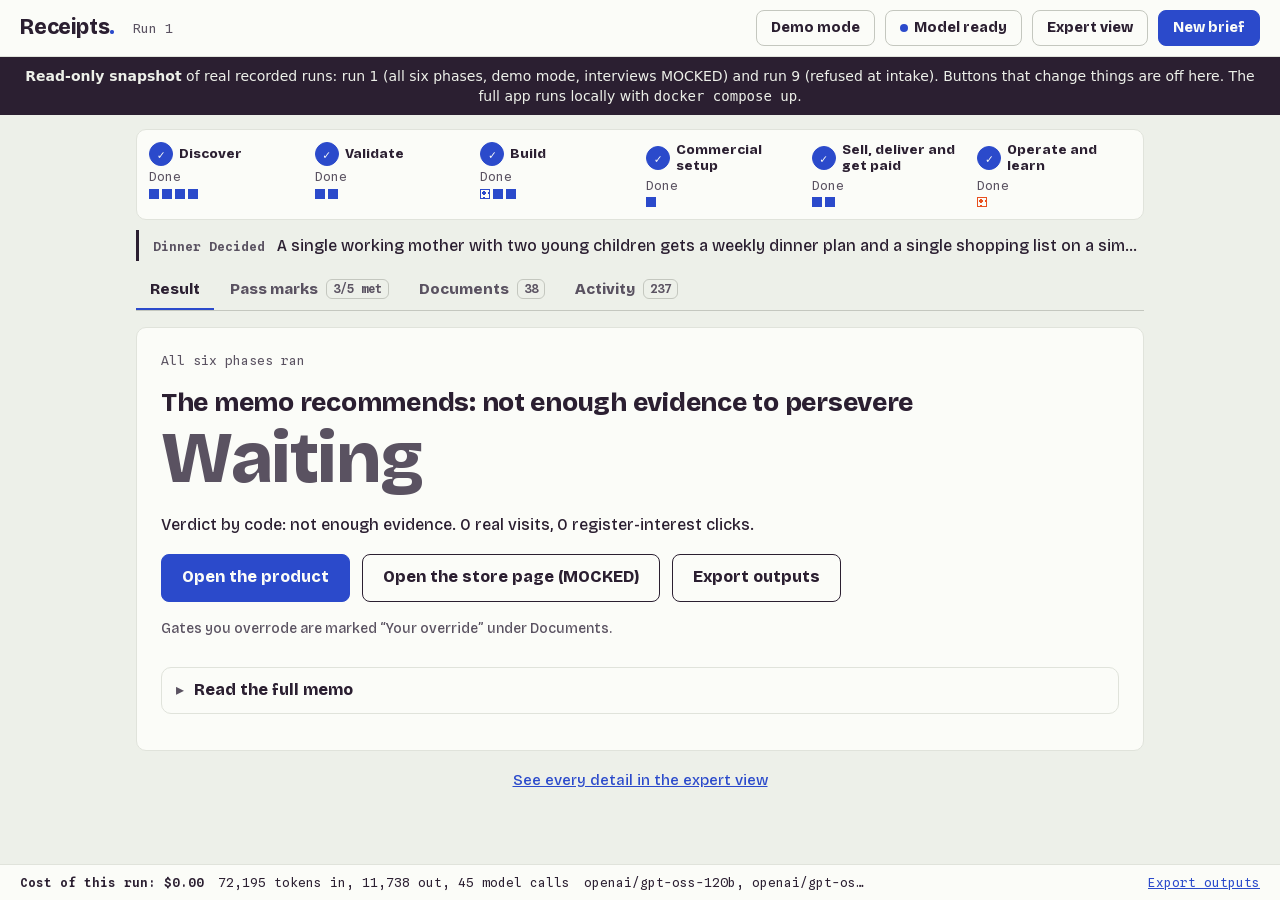
<file: index.html>
<!doctype html>
<html lang="en">
<head>
  <meta charset="utf-8">
  <meta name="viewport" content="width=device-width, initial-scale=1">
  <title>Receipts</title>
  <link rel="stylesheet" href="static/app.css">
  <link rel="icon" href="data:image/svg+xml,%3Csvg xmlns='http://www.w3.org/2000/svg' viewBox='0 0 32 32'%3E%3Cpath d='M6 3h20v26l-3-2-3 2-4-2-4 2-3-2-3 2z' fill='%23191814'/%3E%3Cpath d='M10 10h12M10 15h12M10 20h7' stroke='%23f4f1ea' stroke-width='2'/%3E%3C/svg%3E">
</head>
<body>
  <header class="topbar">
    <a class="wordmark" href="#" data-home>Receipts<span class="tick">.</span></a>
    <div class="topbar-mid" id="topbar-mid"></div>
    <div class="topbar-right" id="topbar-right"></div>
  </header>
  <div style="background:#2B1F31;color:#EDF0E9;font:14px/1.45 system-ui,sans-serif;padding:9px 16px;text-align:center"><b>Read-only snapshot</b> of real recorded runs: run 1 (all six phases, demo mode, interviews MOCKED) and run 9 (refused at intake). Buttons that change things are off here. The full app runs locally with <code>docker compose up</code>.</div>
  <div id="banner"></div>
  <main id="app"></main>
  <div id="toast" class="toast" hidden></div>
  <script src="static/snapshot.js"></script>
  <script src="static/simple.js"></script>
  <script src="static/parts.js"></script>
  <script src="static/app.js"></script>
  <script src="static/demo.js"></script>
</body>
</html>
</file>
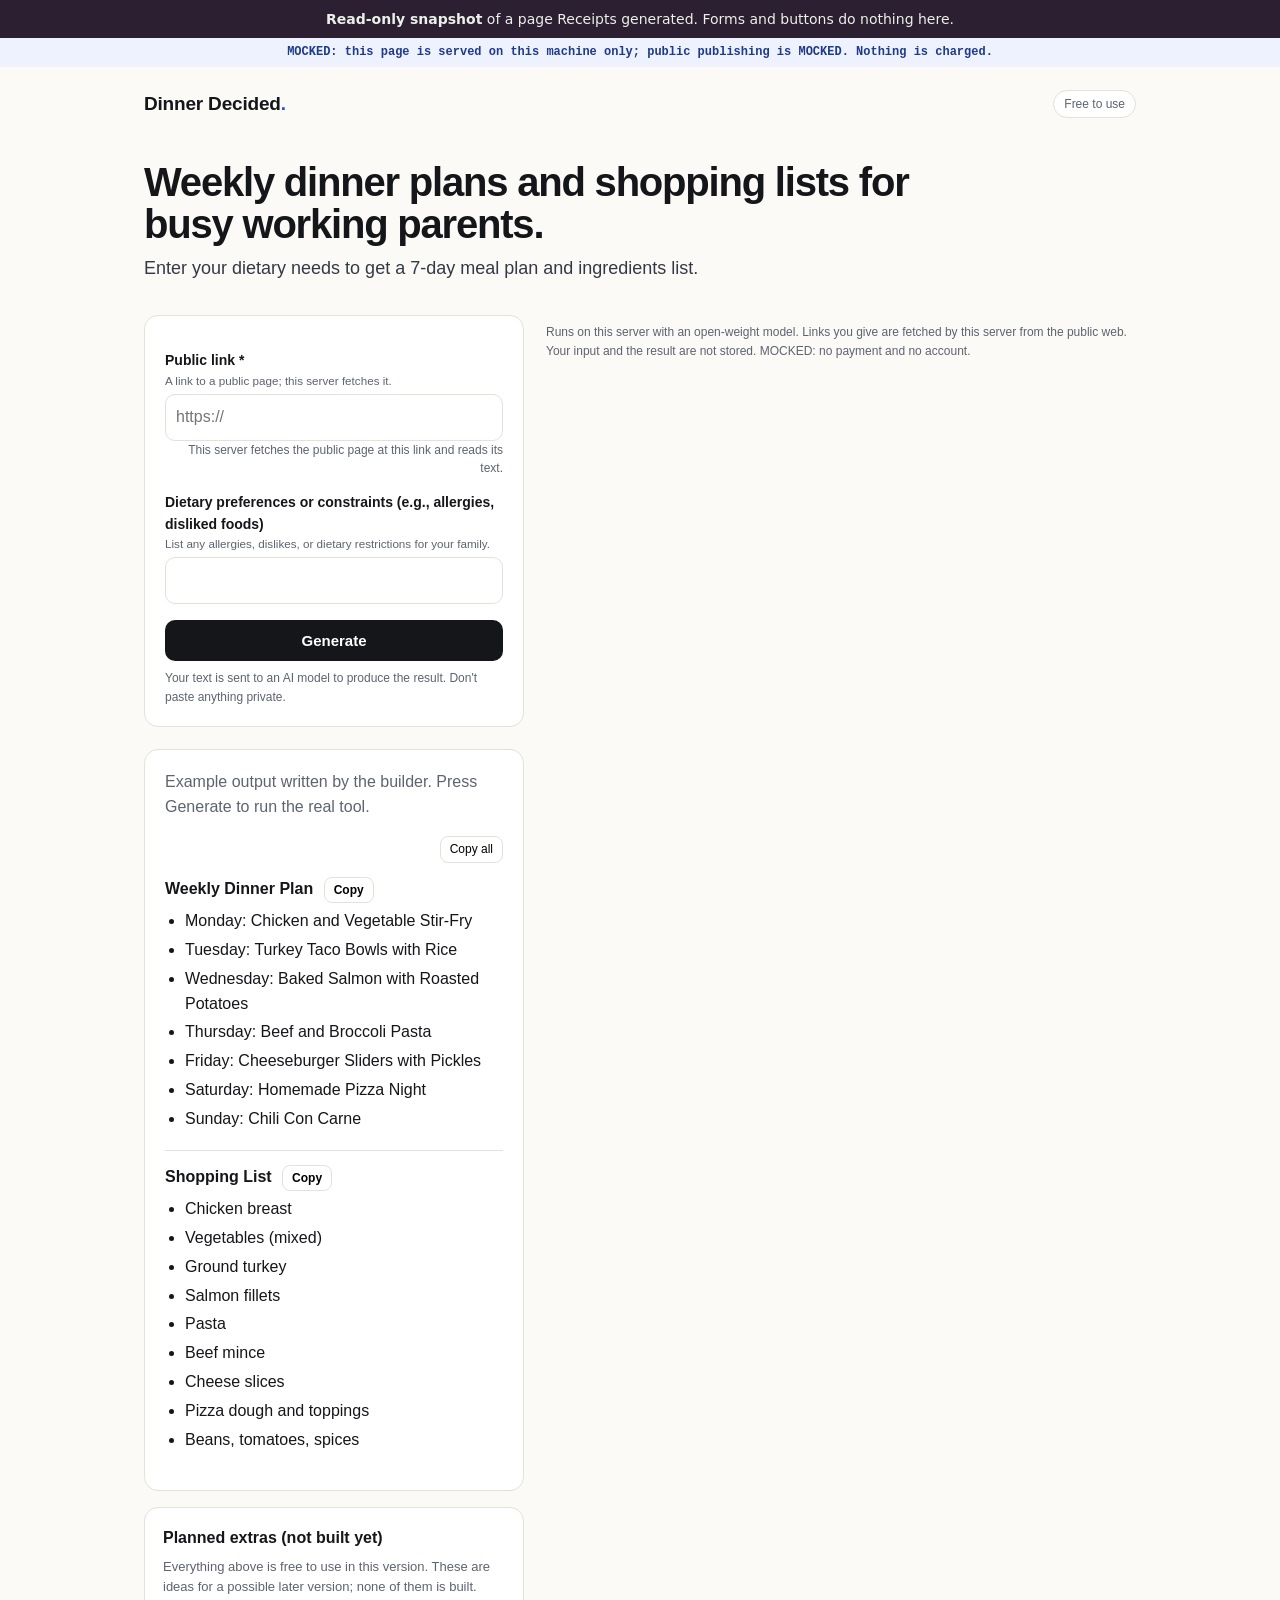
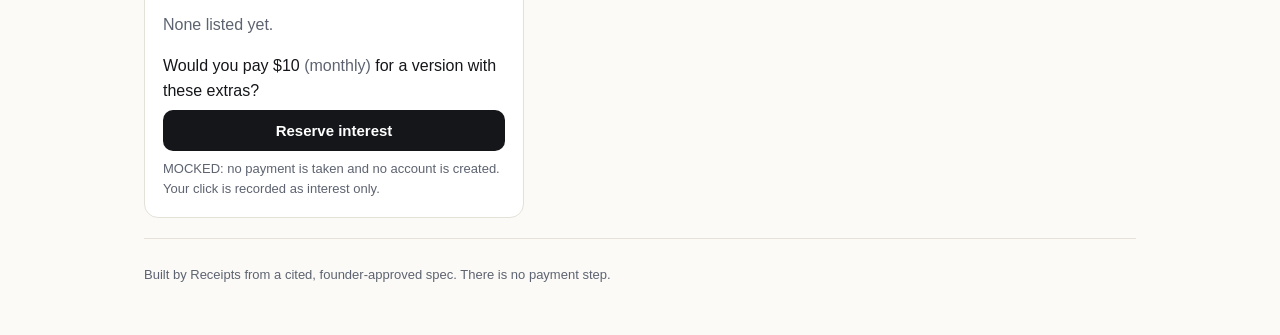
<file: app/dinner-decided-1.html>
<!doctype html><html lang="en"><head><meta charset="utf-8"><meta name="viewport" content="width=device-width,initial-scale=1"><title>Dinner Decided</title><style>
:root{--bg:#fbfaf7;--ink:#14161a;--muted:#5d6370;--line:#e4e1d8;--accent:#1d4ed8;--accent-ink:#fff;--card:#fff;--warn:#8a5a00;--warn-bg:#fff4d6}
*{box-sizing:border-box}html,body{margin:0;background:var(--bg);color:var(--ink);font:16px/1.55 -apple-system,BlinkMacSystemFont,"Segoe UI",Inter,Helvetica,Arial,sans-serif}
a{color:var(--accent)}.wrap{max-width:1040px;margin:0 auto;padding:0 24px}
.nav{display:flex;align-items:center;justify-content:space-between;padding:22px 0}
.brand{font-weight:750;letter-spacing:-.01em;font-size:19px}.brand span{color:var(--accent)}
.pill{font-size:12px;border:1px solid var(--line);border-radius:999px;padding:4px 10px;color:var(--muted);background:#fff}
.hero{padding:56px 0 28px}.hero h1{font-size:clamp(34px,5vw,54px);line-height:1.06;letter-spacing:-.03em;margin:0 0 18px;max-width:820px}
.hero p.sub{font-size:20px;color:#333a45;max-width:720px;margin:0 0 10px}.hero p.aud{color:var(--muted);margin:0}
.grid3{display:grid;grid-template-columns:repeat(auto-fit,minmax(240px,1fr));gap:16px}
section{padding:30px 0}h2{font-size:14px;text-transform:uppercase;letter-spacing:.12em;color:var(--muted);margin:0 0 16px}
.card{background:var(--card);border:1px solid var(--line);border-radius:14px;padding:20px}
.problem{font-size:17px}.step b{display:block;font-size:13px;color:var(--accent);margin-bottom:6px}
.price{display:flex;flex-direction:column;gap:12px;position:relative}.price.hl{border:2px solid var(--accent);box-shadow:0 10px 30px rgba(29,78,216,.12)}
.price .tag{position:absolute;top:-11px;left:18px;background:var(--accent);color:#fff;font-size:11px;padding:2px 8px;border-radius:999px;letter-spacing:.06em;text-transform:uppercase}
.price h3{margin:0;font-size:18px}.amount{font-size:40px;font-weight:760;letter-spacing:-.03em}.amount small{font-size:14px;color:var(--muted);font-weight:500}
.price ul{margin:0;padding-left:18px;color:#333a45;flex:1}.price li{margin:4px 0}
.btn{display:inline-block;width:100%;border:0;border-radius:10px;padding:12px 16px;font-weight:650;font-size:15px;cursor:pointer;background:var(--ink);color:#fff;text-align:center;text-decoration:none}
.price.hl .btn{background:var(--accent)}.btn:hover{filter:brightness(1.15)}
.fine{color:var(--muted);font-size:13px;padding:26px 0 50px;border-top:1px solid var(--line);margin-top:20px}
.testbar{position:sticky;top:0;z-index:5;background:#111;color:#ffd166;font:600 12px/1.4 ui-monospace,Menlo,monospace;padding:8px 16px;text-align:center;letter-spacing:.04em}
.previewbar{background:var(--warn-bg);color:var(--warn)}
.mockbar{background:#eef2ff;color:#1e3a8a;font:600 12px/1.4 ui-monospace,Menlo,monospace;padding:6px 16px;text-align:center}

.tool{display:grid;grid-template-columns:minmax(280px,380px) 1fr;gap:22px;align-items:start}
@media (max-width:820px){.tool{grid-template-columns:1fr}}
label{display:block;font-weight:600;font-size:14px;margin:14px 0 4px}label small{display:block;font-weight:400;color:var(--muted)}
.field{display:flex;align-items:center;border:1px solid var(--line);border-radius:10px;background:#fff;overflow:hidden}
.field span{padding:0 10px;color:var(--muted);font-size:14px}.field input{flex:1;border:0;padding:10px;font:inherit;min-width:0;background:transparent}
.out{display:flex;justify-content:space-between;gap:16px;padding:14px 0;border-bottom:1px solid var(--line)}
.out:last-child{border-bottom:0}.out .v{font-weight:720;font-size:22px;font-variant-numeric:tabular-nums;white-space:nowrap}
.out small{display:block;color:var(--muted)}
.extras{margin-top:16px;border:1px solid var(--line);border-radius:14px;padding:18px;background:var(--card)}
.extras ul{margin:8px 0 14px;padding-left:18px}.muted{color:var(--muted)}

textarea.in,input.in,select.in{width:100%;border:1px solid var(--line);border-radius:10px;padding:10px;font:inherit;background:#fff}
textarea.in{min-height:150px;resize:vertical}.count{font-size:12px;color:var(--muted);text-align:right}
.sec{border-bottom:1px solid var(--line);padding:14px 0}.sec:last-child{border-bottom:0}.sec h3{margin:0 0 6px;font-size:16px}
.sec ul{margin:6px 0 0;padding-left:20px}.sec li{margin:4px 0}
.err{background:#fde8e6;color:#9b1c13;border-radius:10px;padding:10px;margin-bottom:10px}
.copyrow{text-align:right}.copybtn{font:inherit;font-size:12px;border:1px solid var(--line);background:#fff;border-radius:8px;padding:3px 9px;cursor:pointer;margin-left:6px}
.copybtn.copied{background:#e6f4ea;border-color:#9ccfa8}
</style></head><body><div style="background:#2B1F31;color:#EDF0E9;font:14px/1.45 system-ui,sans-serif;padding:9px 16px;text-align:center"><b>Read-only snapshot</b> of a page Receipts generated. Forms and buttons do nothing here.</div>
<script>
(function () {
  const RO = "Read-only snapshot: this copy on GitHub Pages cannot start or change runs. Run Receipts locally with docker compose up to try it.";
  const ex = location.pathname.replace(/\.html$/, ".example.json");
  const real = window.fetch.bind(window);
  window.fetch = async (input, init) => {
    const u = typeof input === "string" ? input : input.url;
    if (/\/generate/.test(u)) {
      if (/preview=1/.test(u)) return real(ex);
      return new Response(JSON.stringify({ detail: RO }), { headers: { "Content-Type": "application/json" } });
    }
    return real(input, init);
  };
  document.addEventListener("submit", (e) => {
    if (e.target.id === "genform") return;
    e.preventDefault(); alert(RO);
  }, true);
})();
</script>
<div class="mockbar">MOCKED: this page is served on this machine only; public publishing is MOCKED. Nothing is charged.</div><div class="wrap"><div class="nav"><div class="brand">Dinner Decided<span>.</span></div><div class="pill">Free to use</div></div><div class="hero" style="padding:20px 0 22px"><h1 style="font-size:clamp(28px,4vw,40px);margin-bottom:10px">Weekly dinner plans and shopping lists for busy working parents.</h1><p class="sub" style="font-size:18px">Enter your dietary needs to get a 7-day meal plan and ingredients list.</p></div>
<div class="tool"><form class="card" id="genform" onsubmit="return false"><label for="page_url">Public link *<small>A link to a public page; this server fetches it.</small></label><input class="in" type="url" inputmode="url" placeholder="https://" id="page_url" name="page_url" maxlength="500"><div class="count">This server fetches the public page at this link and reads its text.</div><label for="dietary_prefs">Dietary preferences or constraints (e.g., allergies, disliked foods)<small>List any allergies, dislikes, or dietary restrictions for your family.</small></label><input class="in" type="text" id="dietary_prefs" name="dietary_prefs" maxlength="300">
<button class="btn" id="go" type="button" style="margin-top:16px">Generate</button>
<p class="muted" style="font-size:12px;margin:8px 0 0">Your text is sent to an AI model to produce the result. Don't paste anything private.</p></form>
<p class="muted facts" id="facts" style="font-size:12px;margin:8px 0 0">Runs on this server with an open-weight model. Links you give are fetched by this server from the public web. Your input and the result are not stored. MOCKED: no payment and no account.</p>
<div><div class="card" id="result"><p class="muted">Loading the example…</p></div><div class="extras"><b>Planned extras (not built yet)</b><p class="muted" style="font-size:13px;margin:6px 0 0">Everything above is free to use in this version. These are ideas for a possible later version; none of them is built.</p><p class="muted">None listed yet.</p><p style="margin:0 0 6px">Would you pay $10 <span class="muted">(monthly)</span> for a version with these extras?</p><form method="post" action="/app/dinner-decided-1/access"><input type="hidden" name="src" value="direct"><button class="btn" type="submit">Reserve interest</button></form><p class="muted" style="font-size:13px;margin:8px 0 0">MOCKED: no payment is taken and no account is created. Your click is recorded as interest only.</p></div></div></div>
<div class="fine">Built by Receipts from a cited, founder-approved spec. There is no payment step.</div></div>
<script>
const META = {"slug": "dinner-decided-1", "preview": false};
const esc = (t) => String(t).replace(/[&<>"]/g, (c) => ({"&": "&amp;", "<": "&lt;", ">": "&gt;", '"': "&quot;"})[c]);
function render(data) {
  const box = document.getElementById("result");
  if (data.detail) { box.innerHTML = `<div class="err">${esc(data.detail)}</div>`; return; }
  let html = data.example ? `<p class="muted" style="margin-top:0">${esc(data.note || "Example output")}</p>` : "";
  for (const f of (data.fetched || [])) html += `<p class="muted fetched" style="margin-top:0">Fetched: ${esc(f.summary || f.title)}</p>`;
  if ((data.trimmed || []).length) html += `<p class="muted" style="margin-top:0">Shortened to the word limit: ${esc(data.trimmed.join("; "))}</p>`;
  LAST = data.sections;
  html += `<div class="copyrow"><button class="copybtn" type="button" data-copy="all">Copy all</button></div>`;
  data.sections.forEach((s, i) => {
    const body = s.kind === "list" ? `<ul>${(s.value || []).map((x) => `<li>${esc(x)}</li>`).join("")}</ul>` : `<p>${esc(s.value || "")}</p>`;
    html += `<div class="sec"><h3>${esc(s.label)} <button class="copybtn" type="button" data-copy="${i}">Copy</button></h3><div class="body">${body}</div></div>`;
  });
  box.innerHTML = html;
}
let LAST = [];
const asText = (s) => s.kind === "list" ? (s.value || []).map((x) => "- " + x).join("\n") : String(s.value || "");
async function copyText(text) {
  try { if (navigator.clipboard && window.isSecureContext) { await navigator.clipboard.writeText(text); return true; } } catch (err) {}
  const ta = document.createElement("textarea"); ta.value = text; ta.setAttribute("readonly", ""); ta.style.position = "fixed"; ta.style.opacity = "0";
  document.body.appendChild(ta); ta.select(); let ok = false;
  try { ok = document.execCommand("copy"); } catch (err) { ok = false; }
  document.body.removeChild(ta); return ok;
}
document.getElementById("result").addEventListener("click", async (ev) => {
  const b = ev.target.closest("[data-copy]"); if (!b) return;
  const k = b.dataset.copy;
  const text = k === "all" ? LAST.map((s) => s.label + "\n" + asText(s)).join("\n\n") : asText(LAST[Number(k)]);
  const label = b.textContent; const ok = await copyText(text);
  b.textContent = ok ? "Copied" : "Select and copy by hand"; b.classList.toggle("copied", ok);
  setTimeout(() => { b.textContent = label; b.classList.remove("copied"); }, 1600);
});
async function call(example) {
  const inputs = {};
  document.querySelectorAll("#genform [name]").forEach((i) => inputs[i.name] = i.type === "checkbox" ? i.checked : i.value);
  const r = await fetch(`/app/${META.slug}/generate` + (example || META.preview ? "?preview=1" : ""), {method: "POST", headers: Object.assign({"Content-Type": "application/json"}, META.preview ? {"X-Receipts-Founder": "1"} : {}), body: JSON.stringify({inputs})});
  render(await r.json());
}
document.querySelectorAll("textarea.in").forEach((t) => t.addEventListener("input", () => {
  const c = document.querySelector(`.count[data-for="${t.id}"]`); if (c) c.textContent = `${t.value.length} / ${t.maxLength}`; }));
document.getElementById("go").addEventListener("click", async () => {
  const b = document.getElementById("go"); b.disabled = true; b.textContent = "Generating…";
  document.getElementById("result").innerHTML = '<p class="muted">Working on it — this can take 10–30 seconds.</p>';
  try { await call(false); } finally { b.disabled = false; b.textContent = "Generate"; }
});
call(true);
</script></body></html>
</file>
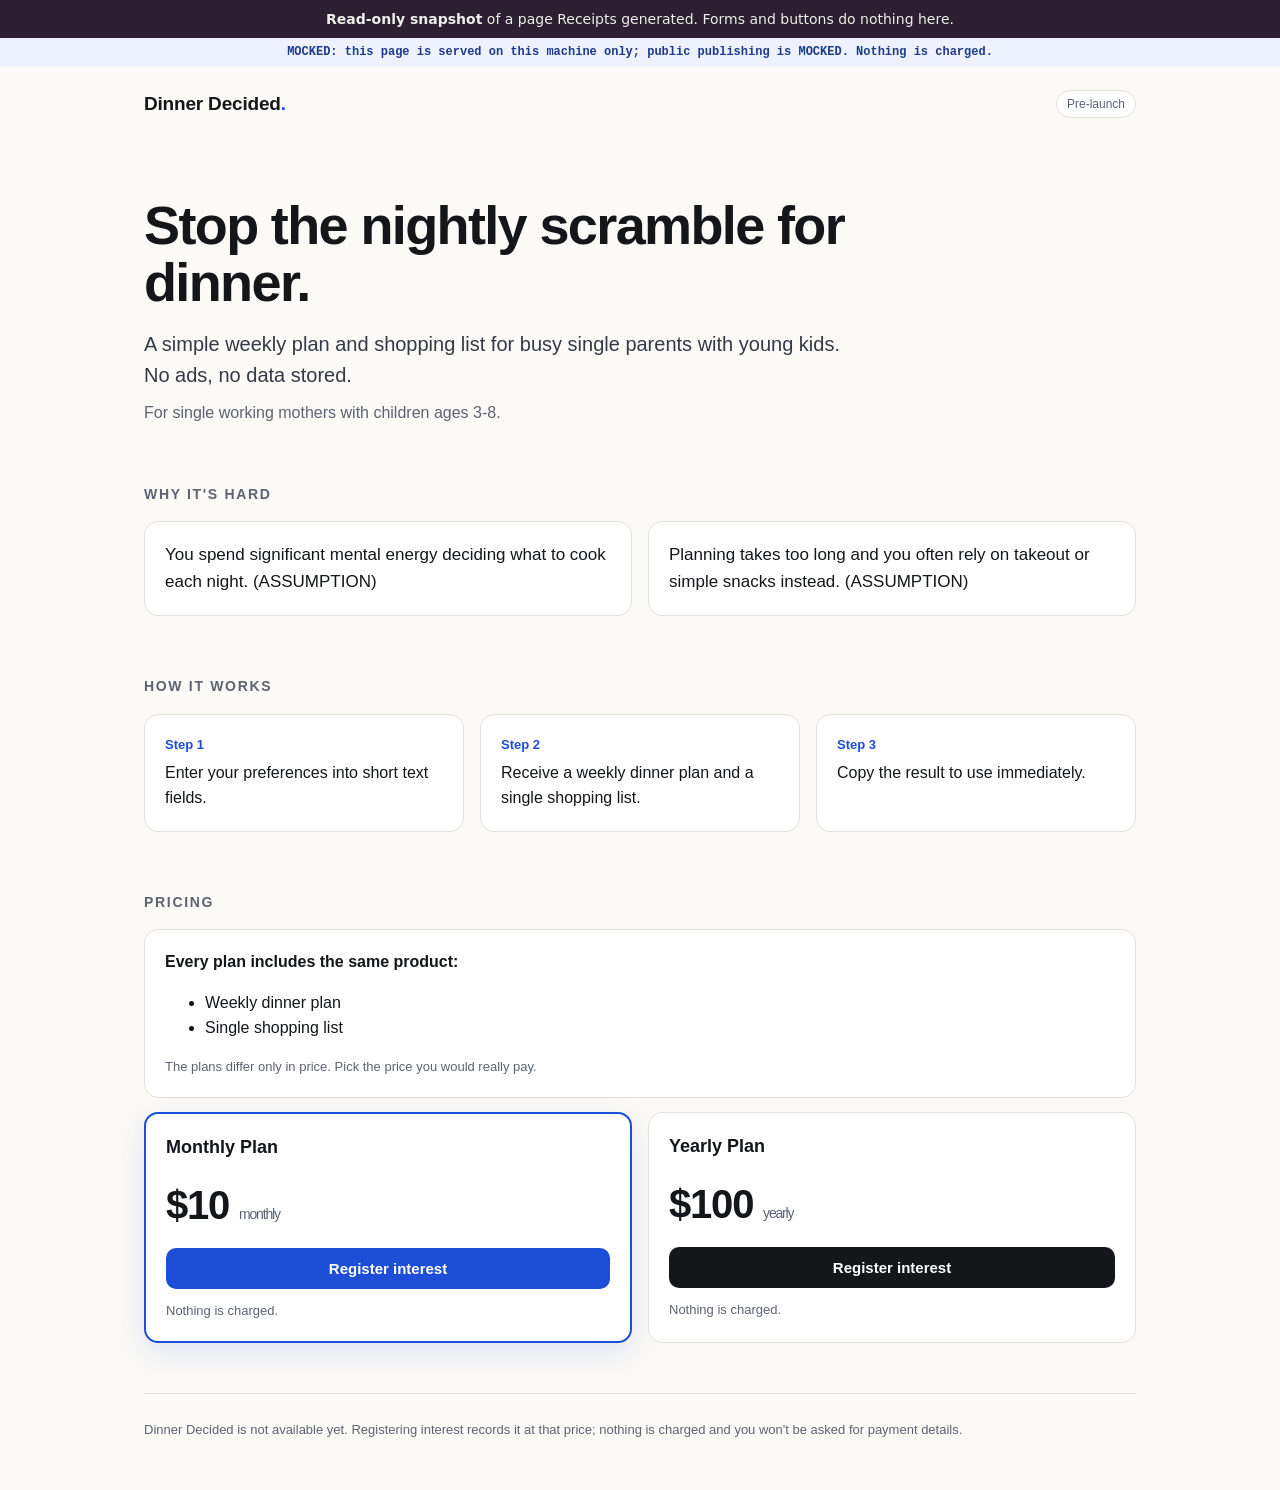
<file: p/dinner-decided-1.html>
<!doctype html><html lang="en"><head><meta charset="utf-8">
<meta name="viewport" content="width=device-width,initial-scale=1"><title>Dinner Decided</title>
<style>
:root{--bg:#fbfaf7;--ink:#14161a;--muted:#5d6370;--line:#e4e1d8;--accent:#1d4ed8;--accent-ink:#fff;--card:#fff;--warn:#8a5a00;--warn-bg:#fff4d6}
*{box-sizing:border-box}html,body{margin:0;background:var(--bg);color:var(--ink);font:16px/1.55 -apple-system,BlinkMacSystemFont,"Segoe UI",Inter,Helvetica,Arial,sans-serif}
a{color:var(--accent)}.wrap{max-width:1040px;margin:0 auto;padding:0 24px}
.nav{display:flex;align-items:center;justify-content:space-between;padding:22px 0}
.brand{font-weight:750;letter-spacing:-.01em;font-size:19px}.brand span{color:var(--accent)}
.pill{font-size:12px;border:1px solid var(--line);border-radius:999px;padding:4px 10px;color:var(--muted);background:#fff}
.hero{padding:56px 0 28px}.hero h1{font-size:clamp(34px,5vw,54px);line-height:1.06;letter-spacing:-.03em;margin:0 0 18px;max-width:820px}
.hero p.sub{font-size:20px;color:#333a45;max-width:720px;margin:0 0 10px}.hero p.aud{color:var(--muted);margin:0}
.grid3{display:grid;grid-template-columns:repeat(auto-fit,minmax(240px,1fr));gap:16px}
section{padding:30px 0}h2{font-size:14px;text-transform:uppercase;letter-spacing:.12em;color:var(--muted);margin:0 0 16px}
.card{background:var(--card);border:1px solid var(--line);border-radius:14px;padding:20px}
.problem{font-size:17px}.step b{display:block;font-size:13px;color:var(--accent);margin-bottom:6px}
.price{display:flex;flex-direction:column;gap:12px;position:relative}.price.hl{border:2px solid var(--accent);box-shadow:0 10px 30px rgba(29,78,216,.12)}
.price .tag{position:absolute;top:-11px;left:18px;background:var(--accent);color:#fff;font-size:11px;padding:2px 8px;border-radius:999px;letter-spacing:.06em;text-transform:uppercase}
.price h3{margin:0;font-size:18px}.amount{font-size:40px;font-weight:760;letter-spacing:-.03em}.amount small{font-size:14px;color:var(--muted);font-weight:500}
.price ul{margin:0;padding-left:18px;color:#333a45;flex:1}.price li{margin:4px 0}
.btn{display:inline-block;width:100%;border:0;border-radius:10px;padding:12px 16px;font-weight:650;font-size:15px;cursor:pointer;background:var(--ink);color:#fff;text-align:center;text-decoration:none}
.price.hl .btn{background:var(--accent)}.btn:hover{filter:brightness(1.15)}
.fine{color:var(--muted);font-size:13px;padding:26px 0 50px;border-top:1px solid var(--line);margin-top:20px}
.testbar{position:sticky;top:0;z-index:5;background:#111;color:#ffd166;font:600 12px/1.4 ui-monospace,Menlo,monospace;padding:8px 16px;text-align:center;letter-spacing:.04em}
.previewbar{background:var(--warn-bg);color:var(--warn)}
.mockbar{background:#eef2ff;color:#1e3a8a;font:600 12px/1.4 ui-monospace,Menlo,monospace;padding:6px 16px;text-align:center}
</style></head><body><div style="background:#2B1F31;color:#EDF0E9;font:14px/1.45 system-ui,sans-serif;padding:9px 16px;text-align:center"><b>Read-only snapshot</b> of a page Receipts generated. Forms and buttons do nothing here.</div>
<script>
(function () {
  const RO = "Read-only snapshot: this copy on GitHub Pages cannot start or change runs. Run Receipts locally with docker compose up to try it.";
  const ex = location.pathname.replace(/\.html$/, ".example.json");
  const real = window.fetch.bind(window);
  window.fetch = async (input, init) => {
    const u = typeof input === "string" ? input : input.url;
    if (/\/generate/.test(u)) {
      if (/preview=1/.test(u)) return real(ex);
      return new Response(JSON.stringify({ detail: RO }), { headers: { "Content-Type": "application/json" } });
    }
    return real(input, init);
  };
  document.addEventListener("submit", (e) => {
    if (e.target.id === "genform") return;
    e.preventDefault(); alert(RO);
  }, true);
})();
</script>
<div class="mockbar">MOCKED: this page is served on this machine only; public publishing is MOCKED. Nothing is charged.</div>
<div class="wrap"><div class="nav"><div class="brand">Dinner Decided<span>.</span></div><div class="pill">Pre-launch</div></div>
<div class="hero"><h1>Stop the nightly scramble for dinner.</h1><p class="sub">A simple weekly plan and shopping list for busy single parents with young kids. No ads, no data stored.</p><p class="aud">For single working mothers with children ages 3-8.</p></div>
<section><h2>Why it's hard</h2><div class="grid3"><div class="card problem">You spend significant mental energy deciding what to cook each night. (ASSUMPTION)</div><div class="card problem">Planning takes too long and you often rely on takeout or simple snacks instead. (ASSUMPTION)</div></div></section>
<section><h2>How it works</h2><div class="grid3"><div class="card step"><b>Step 1</b>Enter your preferences into short text fields.</div><div class="card step"><b>Step 2</b>Receive a weekly dinner plan and a single shopping list.</div><div class="card step"><b>Step 3</b>Copy the result to use immediately.</div></div></section>
<section id="pricing"><h2>Pricing</h2><div class="card" style="margin-bottom:14px"><b>Every plan includes the same product:</b><ul><li>Weekly dinner plan</li><li>Single shopping list</li></ul><p class="aud" style="color:var(--muted);font-size:13px;margin:0">The plans differ only in price. Pick the price you would really pay.</p></div><div class="grid3"><div class="card price hl"><h3>Monthly Plan</h3><div class="amount">$10 <small>monthly</small></div><form method="post" action="/p/dinner-decided-1/reserve"><input type="hidden" name="tier" value="starter"><input type="hidden" name="src" value="direct"><button class="btn" type="submit">Register interest</button></form><p class="aud" style="color:var(--muted);font-size:13px;margin:0">Nothing is charged.</p></div><div class="card price"><h3>Yearly Plan</h3><div class="amount">$100 <small>yearly</small></div><form method="post" action="/p/dinner-decided-1/reserve"><input type="hidden" name="tier" value="annual"><input type="hidden" name="src" value="direct"><button class="btn" type="submit">Register interest</button></form><p class="aud" style="color:var(--muted);font-size:13px;margin:0">Nothing is charged.</p></div></div></section>
<div class="fine">Dinner Decided is not available yet. Registering interest records it at that price; nothing is charged and
you won't be asked for payment details.</div></div></body></html>
</file>
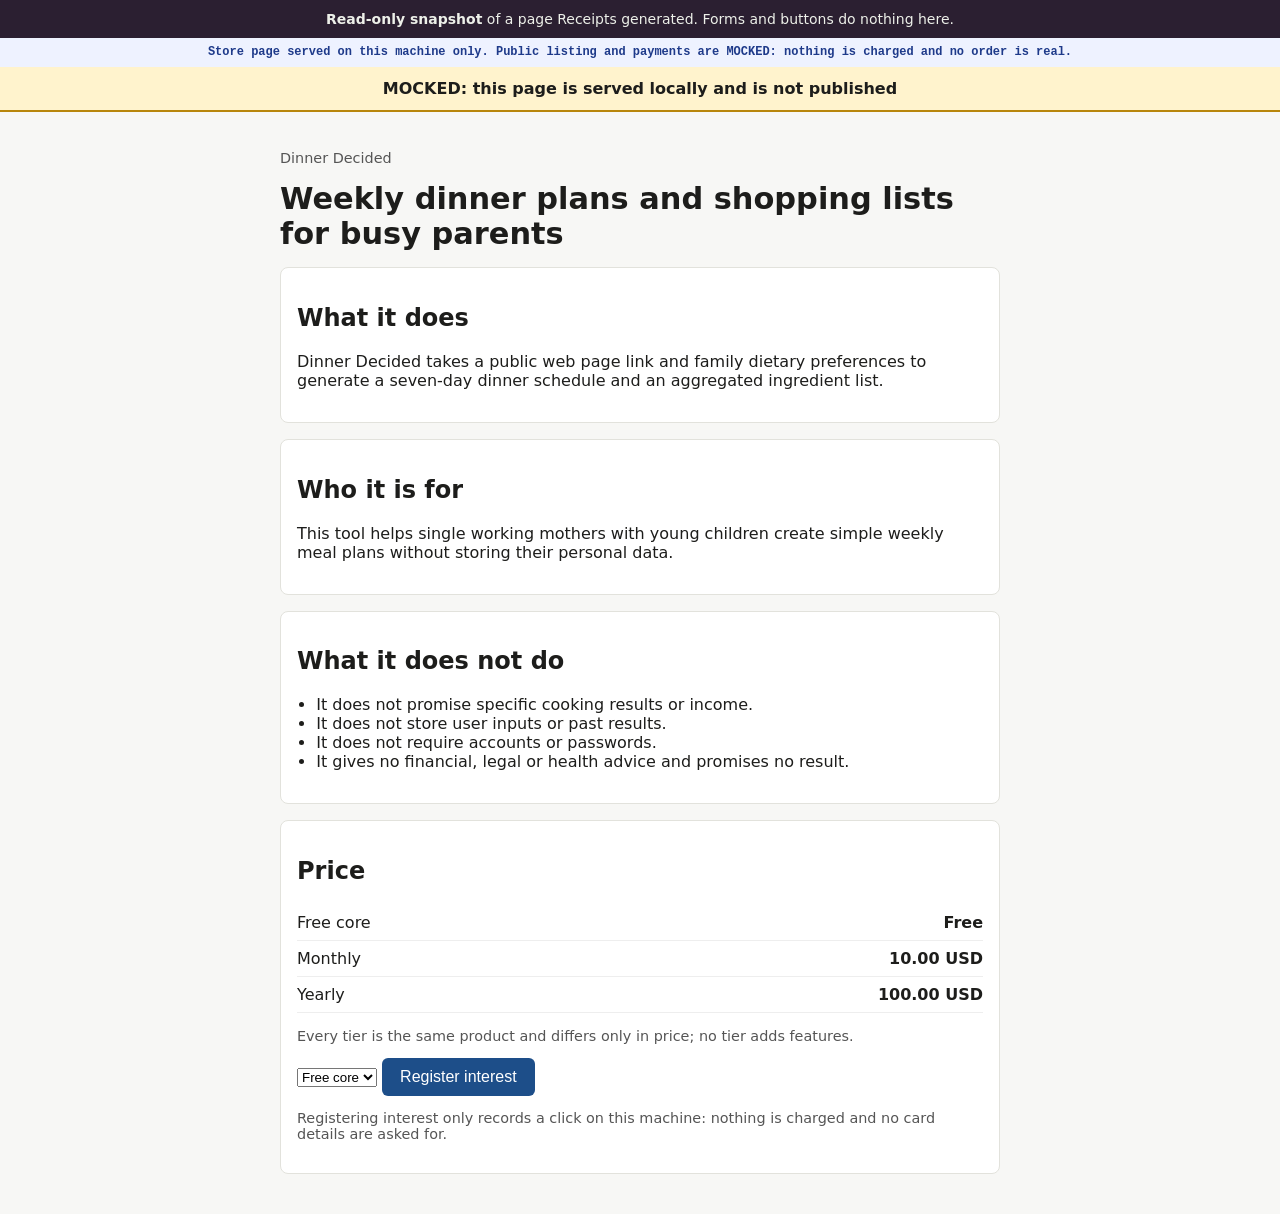
<file: store/dinner-decided-1.html>
<!doctype html>
<html lang="en"><head><meta charset="utf-8"><meta name="viewport" content="width=device-width, initial-scale=1">
<title>Dinner Decided</title><style>body{font-family:system-ui,-apple-system,Segoe UI,Roboto,sans-serif;margin:0;background:#f7f7f5;color:#1d1d1b}
.mock{background:#fff3cd;border-bottom:2px solid #b8860b;padding:12px 16px;font-weight:700;text-align:center}
main{max-width:720px;margin:0 auto;padding:24px 16px}h1{font-size:1.9rem;margin:.4em 0}
section{background:#fff;border:1px solid #e2e2dc;border-radius:8px;padding:16px;margin:16px 0}
ul{padding-left:1.2em}.tier{display:flex;justify-content:space-between;gap:12px;padding:8px 0;border-bottom:1px solid #eee}
button{background:#1d4e89;color:#fff;border:0;border-radius:6px;padding:10px 18px;font-size:1rem;cursor:pointer}
.note{color:#555;font-size:.9rem}</style></head>
<body><div style="background:#2B1F31;color:#EDF0E9;font:14px/1.45 system-ui,sans-serif;padding:9px 16px;text-align:center"><b>Read-only snapshot</b> of a page Receipts generated. Forms and buttons do nothing here.</div>
<script>
(function () {
  const RO = "Read-only snapshot: this copy on GitHub Pages cannot start or change runs. Run Receipts locally with docker compose up to try it.";
  const ex = location.pathname.replace(/\.html$/, ".example.json");
  const real = window.fetch.bind(window);
  window.fetch = async (input, init) => {
    const u = typeof input === "string" ? input : input.url;
    if (/\/generate/.test(u)) {
      if (/preview=1/.test(u)) return real(ex);
      return new Response(JSON.stringify({ detail: RO }), { headers: { "Content-Type": "application/json" } });
    }
    return real(input, init);
  };
  document.addEventListener("submit", (e) => {
    if (e.target.id === "genform") return;
    e.preventDefault(); alert(RO);
  }, true);
})();
</script>
<div style="background:#eef2ff;color:#1e3a8a;font:600 12px/1.4 monospace;padding:6px 16px;text-align:center">Store page served on this machine only. Public listing and payments are MOCKED: nothing is charged and no order is real.</div>
<div class="mock" role="status">MOCKED: this page is served locally and is not published</div>
<main>
<p class="note">Dinner Decided</p>
<h1>Weekly dinner plans and shopping lists for busy parents</h1>
<section><h2>What it does</h2><p>Dinner Decided takes a public web page link and family dietary preferences to generate a seven-day dinner schedule and an aggregated ingredient list.</p></section>
<section><h2>Who it is for</h2><p>This tool helps single working mothers with young children create simple weekly meal plans without storing their personal data.</p></section>
<section><h2>What it does not do</h2><ul><li>It does not promise specific cooking results or income.</li><li>It does not store user inputs or past results.</li><li>It does not require accounts or passwords.</li><li>It gives no financial, legal or health advice and promises no result.</li></ul></section>
<section><h2>Price</h2><div class="tier"><span>Free core</span><b>Free</b></div><div class="tier"><span>Monthly</span><b>10.00 USD</b></div><div class="tier"><span>Yearly</span><b>100.00 USD</b></div><p class="note">Every tier is the same product and differs only in price; no tier adds features.</p>
<form method="post" action="/store/dinner-decided/interest"><select name="tier" aria-label="Tier"><option value="Free core">Free core</option><option value="Monthly">Monthly</option><option value="Yearly">Yearly</option></select> <button type="submit">Register interest</button></form>
<p class="note">Registering interest only records a click on this machine: nothing is charged and no card details are asked for.</p>
</section>
</main></body></html>
</file>
<file: static/app.css>
:root {
  --bed: #EDF0E9;
  --slip: #FBFCF8;
  --ink: #2B1F31;
  --ink-soft: #5A5261;
  --blue: #2B4ACB;
  --orange: #E8501F;
  --orange-text: #C2410C;
  --blue-wash: #E3E8F6;
  --orange-wash: #F8E7DE;
  --dots-blue: radial-gradient(var(--blue) 1.6px, transparent 1.9px);
  --dots-orange: radial-gradient(var(--orange) 1.6px, transparent 1.9px);
  --hatch: repeating-linear-gradient(45deg, transparent 0 5px, rgba(43, 31, 49, .09) 5px 7px);
  --paper: var(--bed);
  --card: var(--slip);
  --card-2: #F1F3ED;
  --ink-2: var(--ink-soft);
  --muted: var(--ink-soft);
  --rule: #C4C7BF;
  --rule-2: #E0E3DB;
  --accent: var(--blue);
  --accent-soft: var(--blue-wash);
  --sup: var(--blue); --sup-bg: var(--blue-wash);
  --ref: var(--orange-text); --ref-bg: var(--orange-wash);
  --ins: var(--ink-soft); --ins-bg: #ECEEE6;
  --t-llm: var(--ink-soft); --t-desk: var(--ink-soft); --t-pain: var(--blue); --t-intent: var(--blue); --t-commit: var(--orange-text);
  --sans: "Bricolage Grotesque", "Arial Narrow", system-ui, sans-serif;
  --serif: var(--sans);
  --mono: "Spline Sans Mono", ui-monospace, Menlo, monospace;
  --radius: 0;
  --shadow: none;
}
* { box-sizing: border-box; }
html, body { margin: 0; background: var(--paper); color: var(--ink); font: 14px/1.5 var(--sans); }
body { min-height: 100vh; }
a { color: var(--accent); }
button, input, select, textarea { font: inherit; color: inherit; }
.mono { font-family: var(--mono); }
.muted { color: var(--muted); }
.small { font-size: 12px; }
.hidden { display: none !important; }

/* ---------------------------------------------------------------- topbar */
.topbar { position: sticky; top: 0; z-index: 20; display: flex; align-items: center; gap: 18px; padding: 10px 20px;
  background: var(--ink); color: var(--paper); }
.wordmark { font: 700 21px/1 var(--serif); letter-spacing: -.01em; color: var(--paper); text-decoration: none; }
.wordmark .tick { color: var(--blue); }
.topbar-mid { flex: 1; display: flex; align-items: center; gap: 10px; min-width: 0; }
.topbar-right { display: flex; align-items: center; gap: 10px; }
.topbar select { background: var(--slip); border: 1px solid var(--ink-soft); color: var(--paper); border-radius: 8px; padding: 5px 8px; max-width: 340px; }
.chip { display: inline-flex; align-items: center; gap: 6px; border-radius: 999px; padding: 3px 10px; font-size: 12px; font-weight: 600; white-space: nowrap; }
.chip.live { background: var(--blue); color: var(--slip); }
.chip.dark { background: var(--slip); color: var(--ink-soft); border: 1px solid var(--ink-soft); font-weight: 500; }
.dot { width: 8px; height: 8px; border-radius: 50%; display: inline-block; background: currentColor; }

.banner { background: var(--blue); color: var(--ink); padding: 7px 20px; font-size: 12.5px; display: flex; gap: 10px; align-items: baseline; }
.banner b { letter-spacing: .08em; text-transform: uppercase; font-size: 11px; }

/* ---------------------------------------------------------------- layout */
.layout { display: grid; grid-template-columns: 280px minmax(0, 1fr) 360px; gap: 18px; padding: 18px 20px 40px; align-items: start; }
.col { display: flex; flex-direction: column; gap: 14px; min-width: 0; }
.col.side { position: sticky; top: 64px; max-height: calc(100vh - 80px); }
@media (max-width: 1320px) { .layout { grid-template-columns: 260px minmax(0, 1fr); } .col.right { grid-column: 2; position: static; max-height: none; } }
@media (max-width: 860px) { .layout { grid-template-columns: 1fr; padding: 12px; } .col.side { position: static; max-height: none; } .col.right { grid-column: auto; } }

.card { background: var(--card); border: 1px solid var(--rule); border-radius: var(--radius); box-shadow: var(--shadow); }
.card-h { display: flex; align-items: center; justify-content: space-between; gap: 10px; padding: 12px 14px 0; }
.card-b { padding: 12px 14px 14px; }
.eyebrow { font: 600 10.5px/1.2 var(--sans); letter-spacing: .14em; text-transform: uppercase; color: var(--muted); }
h1, h2, h3 { margin: 0; }
.title { font: 600 19px/1.25 var(--serif); letter-spacing: -.01em; }
.section-title { font: 600 16px/1.3 var(--serif); }

/* --------------------------------------------------------------- left col */
.idea-text { font: 15px/1.45 var(--serif); margin: 6px 0 8px; }
.stepper { list-style: none; margin: 0; padding: 4px 0; }
.stepper li { display: flex; align-items: center; gap: 10px; padding: 6px 2px; color: var(--muted); position: relative; }
.stepper li .n { width: 22px; height: 22px; border-radius: 50%; border: 1.5px solid var(--rule); display: grid; place-items: center;
  font: 600 11px var(--mono); background: var(--card); z-index: 1; }
.stepper li:not(:last-child)::after { content: ""; position: absolute; left: 12.5px; top: 26px; bottom: -8px; width: 1.5px; background: var(--rule); }
.stepper li.done { color: var(--ink-2); }
.stepper li.done .n { background: var(--ink); border-color: var(--ink); color: var(--paper); }
.stepper li.current { color: var(--ink); font-weight: 650; }
.stepper li.current .n { border-color: var(--accent); color: var(--accent); box-shadow: 0 0 0 3px var(--accent-soft); }
.stepper li.killed .n { border-color: var(--ref); color: var(--ref); }

.queue { display: flex; flex-direction: column; gap: 8px; }
.qitem { border: 1px solid var(--rule); border-radius: 8px; padding: 9px 10px; background: var(--card-2); display: flex; flex-direction: column; gap: 4px; }
.qitem.pending { border-color: var(--ink-soft); background: var(--card-2); }
.qitem .k { font: 600 10px/1 var(--sans); letter-spacing: .1em; text-transform: uppercase; color: var(--muted); }
.qitem .t { font-weight: 600; }
.qitem .s { font-size: 12px; }
.badge { display: inline-flex; align-items: center; gap: 4px; padding: 1px 7px; border-radius: 999px; font-size: 11px; font-weight: 600; border: 1px solid transparent; white-space: nowrap; }
.badge.pending { background: var(--card-2); color: var(--ink); }
.badge.approved { background: var(--sup-bg); color: var(--sup); }
.badge.rejected { background: var(--ref-bg); color: var(--ref); }
.badge.critical { background: var(--ink); color: var(--paper); }
.badge.outline { border-color: var(--rule); color: var(--muted); }

/* ---------------------------------------------------------------- buttons */
.btn { display: inline-flex; align-items: center; justify-content: center; gap: 6px; border: 1px solid var(--ink); background: var(--ink); color: var(--paper);
  border-radius: 8px; padding: 7px 13px; font-weight: 600; cursor: pointer; text-decoration: none; line-height: 1.2; }
.btn:hover { filter: brightness(1.25); }
.btn:disabled { opacity: .45; cursor: not-allowed; filter: none; }
.btn.accent { background: var(--accent); border-color: var(--accent); }
.btn.ghost { background: transparent; color: var(--ink); border-color: var(--rule); }
.btn.ghost:hover { background: var(--card-2); filter: none; }
.btn.danger { background: var(--ref); border-color: var(--ref); }
.btn.sm { padding: 4px 9px; font-size: 12.5px; }
.btn.lg { padding: 10px 18px; font-size: 15px; }
.row { display: flex; gap: 8px; align-items: center; flex-wrap: wrap; }
.spacer { flex: 1; }

input[type=text], input[type=number], select, textarea { border: 1px solid var(--rule); background: var(--slip); border-radius: 7px; padding: 6px 8px; min-width: 0; }
textarea { width: 100%; resize: vertical; }
input:focus, select:focus, textarea:focus { outline: 2px solid var(--accent-soft); border-color: var(--accent); }
label.f { display: flex; flex-direction: column; gap: 3px; font-size: 11.5px; color: var(--muted); font-weight: 600; }

/* ------------------------------------------------------------- now panel */
.now { border-left: 4px solid var(--accent); }
.now .card-b { display: flex; flex-direction: column; gap: 12px; }
.now-head { display: flex; align-items: baseline; gap: 10px; flex-wrap: wrap; }
.now-label { font: 600 20px/1.25 var(--serif); }
.running { display: flex; align-items: center; gap: 10px; color: var(--accent); font-weight: 600; }
.spin { width: 16px; height: 16px; border-radius: 50%; border: 2px solid var(--accent-soft); border-top-color: var(--accent); animation: spin .8s linear infinite; }
@keyframes spin { to { transform: rotate(360deg); } }
.error { background: var(--ref-bg); color: var(--ref); border: 1px solid var(--orange-text); border-radius: 8px; padding: 9px 11px; }
.note { background: var(--card-2); border: 1px dashed var(--rule); border-radius: 8px; padding: 9px 11px; color: var(--ink-2); }
.grid2 { display: grid; grid-template-columns: repeat(auto-fit, minmax(260px, 1fr)); gap: 12px; }
.sub { border: 1px solid var(--rule-2); border-radius: 9px; padding: 11px 12px; background: var(--card-2); display: flex; flex-direction: column; gap: 8px; }
.sub h4 { margin: 0; font: 600 13.5px/1.3 var(--sans); }
.frame { width: 100%; height: 460px; border: 1px solid var(--rule); border-radius: 9px; background: var(--slip); }
.switch { display: inline-flex; align-items: center; gap: 8px; font-weight: 600; }
.switch .track { width: 34px; height: 20px; border-radius: 999px; background: var(--rule); position: relative; }
.switch .track::after { content: ""; position: absolute; width: 16px; height: 16px; border-radius: 50%; background: var(--slip); top: 2px; left: 2px; transition: left .15s; }
.switch.on .track { background: var(--ins); }
.switch.on .track::after { left: 16px; }

table.t { width: 100%; border-collapse: collapse; font-size: 13px; }
table.t th { text-align: left; font: 600 10.5px/1.2 var(--sans); letter-spacing: .1em; text-transform: uppercase; color: var(--muted); padding: 6px 8px; border-bottom: 1px solid var(--rule); }
table.t td { padding: 7px 8px; border-bottom: 1px solid var(--rule-2); vertical-align: top; }
table.t tr.excluded td { color: var(--muted); }
.num { font-family: var(--mono); font-variant-numeric: tabular-nums; }

/* ------------------------------------------------------- hypothesis editor */
.hedit { display: flex; flex-direction: column; gap: 10px; }
.hcard { border: 1px solid var(--rule); border-radius: 9px; padding: 10px 12px; background: var(--slip); display: grid; gap: 8px; }
.hcard .top { display: flex; gap: 8px; align-items: center; }
.hcard .code { font: 700 13px var(--mono); }
.hcard .fields { display: grid; grid-template-columns: 1.6fr .7fr .8fr .8fr 1.2fr .9fr; gap: 8px; }
@media (max-width: 1100px) { .hcard .fields { grid-template-columns: 1fr 1fr 1fr; } }
.problems { color: var(--ref); font-size: 12px; }

/* -------------------------------------------------------------- scoreboard */
.scoreboard { display: grid; grid-template-columns: repeat(auto-fill, minmax(230px, 1fr)); gap: 10px; }
.hyp { position: relative; border: 1px solid var(--rule); border-radius: 10px; padding: 11px 12px 12px; background: var(--card); cursor: pointer; display: flex; flex-direction: column; gap: 7px; transition: border-color .15s, transform .15s; }
.hyp:hover { border-color: var(--ink-2); }
.hyp.sel { outline: 2px solid var(--accent); outline-offset: 1px; }
.hyp.supported { border-top: 4px solid var(--sup); }
.hyp.refuted { border-top: 4px solid var(--ref); }
.hyp.insufficient { border-top: 4px solid var(--ins); }
.hyp.draft { border-top: 4px dashed var(--rule); }
.hyp .head { display: flex; align-items: center; gap: 6px; }
.hyp .code { font: 700 13px var(--mono); }
.hyp .stmt { font: 14px/1.35 var(--serif); }
.hyp .rule { font: 12px/1.4 var(--mono); color: var(--ink-2); }
.status { font: 700 10.5px/1 var(--sans); letter-spacing: .12em; text-transform: uppercase; padding: 4px 7px; border-radius: 5px; margin-left: auto; }
.status.supported { background: var(--sup-bg); color: var(--sup); }
.status.refuted { background: var(--ref-bg); color: var(--ref); }
.status.insufficient { background: var(--ins-bg); color: var(--ins); }
.status.draft { background: var(--card-2); color: var(--muted); }
.meter { height: 7px; background: var(--rule-2); border-radius: 999px; position: relative; overflow: visible; }
.meter .fill { position: absolute; inset: 0 auto 0 0; border-radius: 999px; background: var(--ink-2); }
.meter .mark { position: absolute; top: -4px; bottom: -4px; width: 2px; background: var(--ink); }
.hyp.supported .meter .fill { background: var(--sup); }
.hyp.refuted .meter .fill { background: var(--ref); }
.hyp.insufficient .meter .fill { background: var(--ins); }
.hyp .val { display: flex; justify-content: space-between; font: 12px var(--mono); color: var(--muted); }
.hyp .val b { color: var(--ink); font-size: 14px; }
.tierbar { display: flex; gap: 3px; flex-wrap: wrap; }

/* ----------------------------------------------------------------- verdict */
.verdict { display: grid; grid-template-columns: 220px 1fr; gap: 18px; align-items: start; }
@media (max-width: 900px) { .verdict { grid-template-columns: 1fr; } }
.stamp { border: 3px solid currentColor; border-radius: 10px; padding: 14px 12px 12px; text-align: center; transform: rotate(-2.5deg); font: 800 30px/1 var(--serif); letter-spacing: .02em; text-transform: uppercase; position: relative; background: transparent; }
.stamp small { display: block; font: 600 10px/1.3 var(--sans); letter-spacing: .14em; margin-top: 8px; }
.stamp.go { color: var(--sup); }
.stamp.kill, .stamp.refused { color: var(--ref); }
.stamp.pivot { color: var(--accent); }
.stamp.insufficient_evidence { color: var(--ins); font-size: 22px; }
.rulelist { list-style: none; padding: 0; margin: 6px 0 0; counter-reset: r; }
.rulelist li { counter-increment: r; padding: 5px 8px 5px 30px; position: relative; border-radius: 6px; color: var(--muted); font-size: 13px; }
.rulelist li::before { content: counter(r); position: absolute; left: 8px; top: 5px; font: 600 11px var(--mono); }
.rulelist li.applied { background: var(--accent-soft); color: var(--ink); font-weight: 600; }
.lockline { font: 12px var(--mono); color: var(--muted); display: flex; gap: 6px; align-items: center; flex-wrap: wrap; }
.override { border: 2px solid var(--ref); border-radius: 9px; padding: 9px 11px; background: var(--orange-wash); }
.override .k { font: 700 10.5px/1 var(--sans); letter-spacing: .12em; text-transform: uppercase; color: var(--ref); }
.override.mild { border-color: var(--ins); background: var(--card-2); }
.override.mild .k { color: var(--ins); }
details.calc summary { cursor: pointer; font-weight: 600; }
.calc-row { display: grid; grid-template-columns: 46px 1fr; gap: 8px; padding: 7px 0; border-top: 1px dashed var(--rule); }
.calc-row .code { font: 700 13px var(--mono); }

/* ------------------------------------------------------------------ ledger */
.filters { display: flex; gap: 6px; flex-wrap: wrap; align-items: center; }
.fchip { border: 1px solid var(--rule); background: var(--card); border-radius: 999px; padding: 3px 10px; font-size: 12px; cursor: pointer; }
.fchip.on { background: var(--ink); color: var(--paper); border-color: var(--ink); }
.ledger { display: flex; flex-direction: column; }
.entry { display: grid; grid-template-columns: 52px 118px 1fr 190px; gap: 12px; padding: 11px 12px; border-top: 1px solid var(--rule-2); border-left: 4px solid transparent; }
.entry:first-child { border-top: 0; }
.entry.flash { animation: flash 1.6s ease-out; }
@keyframes flash { from { background: var(--card-2); } to { background: transparent; } }
.entry.excluded-all { background: repeating-linear-gradient(-45deg, transparent 0 9px, rgba(43, 31, 49, .05) 9px 18px); }
.entry.excluded-all .claim { color: var(--ink-2); }
.entry .code { font: 700 13px var(--mono); }
.entry .claim { font: 14px/1.4 var(--serif); }
.entry blockquote { margin: 6px 0 0; padding: 6px 10px; border-left: 3px solid var(--rule); color: var(--ink-2); font: 13px/1.45 var(--sans); background: var(--card-2); border-radius: 0 6px 6px 0; }
.entry .meta { font-size: 12px; color: var(--muted); display: flex; gap: 8px; flex-wrap: wrap; margin-top: 6px; }
.entry .checks { display: flex; flex-direction: column; gap: 4px; font-size: 12px; }
.entry .why { font-size: 12px; color: var(--muted); }
.entry .why b { color: var(--ink-2); }
@media (max-width: 1100px) { .entry { grid-template-columns: 48px 1fr; } .entry .tiercol, .entry .bodycol, .entry .checks { grid-column: 2; } .entry .tiercol { display: flex; gap: 8px; align-items: center; flex-wrap: wrap; } .entry .tiercol > * { margin-top: 0 !important; } }
.tier { display: inline-flex; align-items: center; gap: 5px; font: 600 11px/1.2 var(--sans); padding: 3px 7px; border-radius: 5px; color: var(--slip); white-space: nowrap; }
.tier.llm_opinion { background: transparent; color: var(--t-llm); border: 1px dashed var(--t-llm); text-decoration: line-through; }
.tier.desk_research { background: var(--t-desk); }
.tier.observed_pain { background: var(--t-pain); }
.tier.stated_intent { background: var(--t-intent); }
.tier.commitment { background: var(--t-commit); }
.tier .w { font: 600 10px var(--mono); opacity: .8; }
.entry.t-llm_opinion { border-left-color: var(--t-llm); }
.entry.t-desk_research { border-left-color: var(--t-desk); }
.entry.t-observed_pain { border-left-color: var(--t-pain); }
.entry.t-stated_intent { border-left-color: var(--t-intent); }
.entry.t-commitment { border-left-color: var(--t-commit); }
.stance { font: 600 12px var(--mono); }
.stance.supports { color: var(--sup); }
.stance.refutes { color: var(--ref); }
.ok { color: var(--sup); font-weight: 600; }
.bad { color: var(--ref); font-weight: 600; }
.warnc { color: var(--ins); font-weight: 600; }
.strike { text-decoration: line-through; }

/* ------------------------------------------------------------- right col */
.tabs { display: flex; gap: 2px; padding: 8px 8px 0; border-bottom: 1px solid var(--rule); }
.tab { border: 0; background: transparent; padding: 7px 10px; border-radius: 7px 7px 0 0; cursor: pointer; font-weight: 600; color: var(--muted); }
.tab.on { background: var(--card-2); color: var(--ink); box-shadow: inset 0 -2px 0 var(--ink); }
.feed { overflow: auto; padding: 6px 12px 12px; max-height: calc(100vh - 160px); }
@media (max-width: 1320px) { .feed { max-height: 520px; } }
.tline { display: grid; grid-template-columns: 58px 1fr; gap: 8px; padding: 7px 0; border-bottom: 1px solid var(--rule-2); }
.tline .ts { font: 11px var(--mono); color: var(--muted); padding-top: 2px; }
.tline .who { font-weight: 700; font-size: 12.5px; display: flex; align-items: center; gap: 6px; }
.tline .act { font-weight: 600; }
.tline .det { color: var(--ink-2); font-size: 12.5px; word-break: break-word; }
.tline.code-agent .who { color: var(--accent); }
.tline.fresh { animation: flash 1.6s ease-out; }
.dlog .tline .who { text-transform: none; }
.dlog .tline.override-row { background: var(--orange-wash); }

/* --------------------------------------------------------------- home */
.home { max-width: 1060px; margin: 0 auto; padding: 46px 20px 60px; }
.home h1 { font: 600 clamp(32px, 4.4vw, 50px)/1.08 var(--serif); letter-spacing: -.02em; max-width: 820px; }
.home .lede { font-size: 17px; color: var(--ink-2); max-width: 760px; margin: 14px 0 28px; }
.home .grid2 { gap: 16px; }
.home .card-b { gap: 10px; display: flex; flex-direction: column; }
.how { display: grid; grid-template-columns: repeat(auto-fit, minmax(180px, 1fr)); gap: 10px; margin-top: 26px; }
.how div { border-top: 2px solid var(--ink); padding-top: 8px; font-size: 13px; color: var(--ink-2); }
.how b { display: block; color: var(--ink); font-size: 13.5px; }
.runs { margin-top: 26px; }

.toast { position: fixed; right: 18px; bottom: 18px; max-width: 460px; background: var(--ink); color: var(--paper); padding: 11px 14px; border-radius: 9px; box-shadow: var(--shadow); z-index: 50; }
.toast.err { background: var(--ref); }
.empty { color: var(--muted); padding: 10px 2px; }
.kv { display: grid; grid-template-columns: auto 1fr; gap: 3px 10px; font-size: 12.5px; }
.kv dt { color: var(--muted); }
.kv dd { margin: 0; }
.reqs { display: flex; flex-direction: column; gap: 8px; }
.req { border: 1px solid var(--rule); border-radius: 9px; padding: 9px 11px; background: var(--slip); display: grid; grid-template-columns: 44px 1fr auto; gap: 10px; align-items: start; }
.req.rejected { background: var(--orange-wash); border-color: var(--orange-text); }
.req.dropped { opacity: .55; }
.req .code { font: 700 13px var(--mono); }
.prio { font: 700 11px var(--mono); padding: 2px 6px; border-radius: 5px; background: var(--ink); color: var(--paper); }
.prio.P1 { background: var(--t-pain); }
.prio.P2 { background: var(--t-desk); }
.cite { font: 600 11.5px var(--mono); border: 1px solid var(--rule); border-radius: 5px; padding: 1px 5px; cursor: pointer; background: var(--card-2); }
.cite.badc { border-color: var(--orange-text); color: var(--ref); text-decoration: line-through; }

/* ---------------------------------------------------------- status modal */
.modal { position: fixed; inset: 0; background: rgba(43, 31, 49, .45); display: grid; place-items: start center; padding: 70px 16px; z-index: 60; overflow: auto; }
.modal-card { width: min(680px, 100%); }
.tline.tool .act { color: var(--t-intent); font-family: var(--mono); font-size: 12px; }
.tline.tool .det { font-family: var(--mono); font-size: 11.5px; color: var(--muted); }

/* ------------------------------------------------------------ simple view */
.kid { max-width: 880px; margin: 0 auto; padding: 22px 16px 64px; font-size: 16px; line-height: 1.55; }
.kid h1 { font: 650 40px/1.1 var(--serif); margin: 8px 0 10px; letter-spacing: -.015em; }
.kid h2 { font: 650 26px/1.2 var(--serif); margin: 2px 0 6px; letter-spacing: -.01em; }
.kid h3 { font: 650 19px/1.25 var(--serif); margin: 0; }
.kid p { margin: 0; }
.kid-soft { color: var(--muted); font-size: 14px; font-weight: 500; }
.kid-hint { color: var(--muted); font-size: 15px; }
.kid-hint.center, .kid-row.center { text-align: center; justify-content: center; }
.kid-hero { text-align: center; padding: 14px 0 22px; }
.kid-hero p { font-size: 20px; color: var(--ink-2); max-width: 580px; margin: 0 auto; }
.kid-emoji { font-size: 58px; line-height: 1.1; }
.kid-card { background: var(--card); border: 1px solid var(--rule); border-radius: 20px; box-shadow: var(--shadow);
  padding: 24px; display: flex; flex-direction: column; gap: 16px; margin-bottom: 18px; }
.kid-label { font-weight: 700; font-size: 19px; display: flex; flex-direction: column; gap: 8px; }
.kid-input { width: 100%; font-size: 18px; line-height: 1.45; padding: 14px 16px; border: 2px solid var(--rule); border-radius: 14px;
  background: var(--slip); resize: vertical; }
.kid-input:focus, .kid-select:focus { outline: none; border-color: var(--accent); box-shadow: 0 0 0 4px var(--accent-soft); }
.kid-select { font-size: 16px; padding: 8px 10px; border: 2px solid var(--rule); border-radius: 10px; background: var(--slip); }
.kid-more summary { cursor: pointer; color: var(--muted); font-size: 15px; }
.kid-more[open] summary { margin-bottom: 8px; }
.kid-row { display: flex; flex-wrap: wrap; gap: 12px; align-items: center; }
.kid-push { margin-left: auto; }
.kid-btn { display: inline-flex; align-items: center; justify-content: center; gap: 10px; min-height: 48px; padding: 10px 20px;
  border-radius: 12px; border: 1.5px solid var(--ink); background: var(--card); color: var(--ink); font-size: 16px; font-weight: 650;
  cursor: pointer; text-decoration: none; box-shadow: 0 2px 0 var(--ink); transition: transform .08s ease, box-shadow .08s ease; }
.kid-btn:hover { transform: translateY(-1px); box-shadow: 0 3px 0 var(--ink); }
.kid-btn:active { transform: translateY(2px); box-shadow: 0 0 0 var(--ink); }
.kid-btn:focus-visible { outline: 3px solid var(--accent); outline-offset: 3px; }
.kid-btn.primary { background: var(--accent); border-color: var(--blue); color: var(--slip); box-shadow: 0 2px 0 var(--blue); }
.kid-btn.go { background: var(--sup); border-color: var(--blue); color: var(--slip); box-shadow: 0 2px 0 var(--blue); }
.kid-btn.stop { color: var(--ref); border-color: var(--ref); box-shadow: 0 2px 0 var(--ref); }
.kid-btn.big { width: 100%; min-height: 56px; font-size: 18px; }
.kid-btn:disabled { opacity: .45; cursor: not-allowed; transform: none; box-shadow: none; }
.kid-warn { background: var(--ins-bg); color: var(--ink); border-radius: 14px; padding: 12px 16px; font-size: 16px; }
.kid-note { background: var(--accent-soft); color: var(--blue); border-radius: 14px; padding: 12px 16px; font-size: 16px; margin-bottom: 14px; }
.kid-card .kid-note { margin-bottom: 0; }
.linkish { background: none; border: 0; padding: 0; color: var(--accent); text-decoration: underline; cursor: pointer; font: inherit; }
.kid-or { display: flex; justify-content: center; margin: 4px 0 26px; }
.kid-how { list-style: none; padding: 0; margin: 0 0 22px; display: grid; grid-template-columns: repeat(5, 1fr); gap: 10px; }
.kid-how li { background: var(--card-2); border: 1px solid var(--rule-2); border-radius: 16px; padding: 14px 12px; display: flex;
  flex-direction: column; gap: 4px; font-size: 14px; color: var(--ink-2); text-align: center; align-items: center; }
.kid-how b { font-size: 16px; color: var(--ink); }
.kid-how-i { font-size: 30px; }
.kid-runs { display: flex; flex-direction: column; gap: 8px; }
.kid-runrow { display: flex; align-items: center; gap: 12px; padding: 12px 14px; border: 2px solid var(--rule-2); border-radius: 14px;
  color: var(--ink); text-decoration: none; background: var(--slip); }
.kid-runrow:hover { border-color: var(--accent); }
.kid-runname { flex: 1; min-width: 0; overflow: hidden; text-overflow: ellipsis; white-space: nowrap; font-weight: 600; }
.kid-arrow { color: var(--muted); font-size: 20px; }
.kid-tag { border-radius: 999px; padding: 4px 12px; font-size: 14px; font-weight: 700; white-space: nowrap; background: var(--card-2); }
.kid-tag.you { background: var(--card-2); color: var(--ink); }
.kid-tag.done { background: var(--sup-bg); color: var(--sup); }
.kid-tag.stopped { background: var(--ref-bg); color: var(--ref); }
/* step track */
.kid-track { list-style: none; margin: 4px 0 20px; padding: 0; display: flex; }
.kid-track li { flex: 1; position: relative; display: flex; flex-direction: column; align-items: center; gap: 6px;
  font-size: 14px; font-weight: 700; color: var(--muted); text-align: center; }
.kid-track li::before { content: ""; position: absolute; top: 25px; left: -50%; width: 100%; height: 5px; background: var(--rule); }
.kid-track li:first-child::before { display: none; }
.kid-track .bub { position: relative; z-index: 1; width: 54px; height: 54px; border-radius: 50%; display: grid; place-items: center;
  font-size: 25px; background: var(--card); border: 3px solid var(--rule); transition: transform .2s ease; }
.kid-track li.done { color: var(--sup); }
.kid-track li.done::before, .kid-track li.current::before, .kid-track li.stopped::before { background: var(--sup); }
.kid-track li.done .bub { border-color: var(--sup); background: var(--sup-bg); color: var(--sup); font-weight: 800; }
.kid-track li.current { color: var(--ink); }
.kid-track li.current .bub { border-color: var(--accent); background: var(--accent-soft); transform: scale(1.12);
  box-shadow: 0 0 0 6px transparent; }
.kid-track li.stopped { color: var(--ref); }
.kid-track li.stopped .bub { border-color: var(--ref); background: var(--ref-bg); }
.kid-idea { background: var(--card-2); border: 1px dashed var(--rule); border-radius: 14px; padding: 10px 16px; margin-bottom: 14px;
  font: 17px/1.45 var(--serif); }
/* robots working */
.kid-busy { text-align: center; display: flex; flex-direction: column; align-items: center; gap: 10px; padding: 8px 0; }
.kid-busy p { max-width: 560px; }
.bounce { animation: kidBounce 1.4s ease-in-out infinite; }
@keyframes kidBounce { 0%, 100% { transform: translateY(0); } 50% { transform: translateY(-10px); } }
.kid-dots span { display: inline-block; width: 11px; height: 11px; margin: 0 4px; border-radius: 50%; background: var(--accent);
  animation: kidDot 1.2s ease-in-out infinite; }
.kid-dots span:nth-child(2) { animation-delay: .2s; }
.kid-dots span:nth-child(3) { animation-delay: .4s; }
@keyframes kidDot { 0%, 80%, 100% { opacity: .25; transform: scale(.8); } 40% { opacity: 1; transform: scale(1.1); } }
@media (prefers-reduced-motion: reduce) { .bounce, .kid-dots span { animation: none; } }
.kid-stats { display: flex; flex-wrap: wrap; gap: 10px; justify-content: center; }
.kid-stat { background: var(--card-2); border: 1px solid var(--rule-2); border-radius: 999px; padding: 8px 16px; font-weight: 700; font-size: 16px; }
.kid-last { color: var(--muted); font-size: 13px; max-width: 620px; overflow-wrap: anywhere; min-height: 1.5em; }
/* checks */
.kid-list { display: flex; flex-direction: column; gap: 12px; }
.kid-check { border: 2px solid var(--rule-2); border-radius: 16px; padding: 14px 16px; background: var(--slip); display: flex; flex-direction: column; gap: 8px; }
details.kid-check { display: block; }
details.kid-check > summary { list-style: none; cursor: pointer; display: flex; flex-direction: column; gap: 8px; }
details.kid-check > summary::-webkit-details-marker { display: none; }
details.kid-check > summary::after { content: "See the proof ▾"; color: var(--accent); font-size: 14px; font-weight: 600; }
details.kid-check[open] > summary::after { content: "Hide the proof ▴"; }
.kid-check.supported { border-color: var(--blue); }
.kid-check.refuted { border-color: var(--orange-text); }
.kid-check .stmt { font-size: 18px; line-height: 1.4; }
.kid-check .goal { font-size: 15px; color: var(--ink-2); }
.kid-num { width: 30px; height: 30px; border-radius: 50%; background: var(--ink); color: var(--paper); display: grid; place-items: center;
  font-weight: 800; font-size: 15px; flex: none; }
.kid-pill { display: inline-flex; align-items: center; gap: 6px; border-radius: 999px; padding: 3px 12px; font-weight: 700; font-size: 14px;
  background: var(--card-2); white-space: nowrap; }
.kid-pill.supported { background: var(--sup-bg); color: var(--sup); }
.kid-pill.refuted { background: var(--ref-bg); color: var(--ref); }
.kid-pill.insufficient { background: var(--card-2); color: var(--ins); }
.kid-pill.must { background: var(--card-2); color: var(--ink); }
.kid-pill.P0 { background: var(--sup-bg); color: var(--sup); }
.kid-pill.P1 { background: var(--accent-soft); color: var(--accent); }
.kid-bar { height: 12px; background: var(--rule-2); border-radius: 999px; overflow: hidden; }
.kid-bar span { display: block; height: 100%; background: var(--ins); border-radius: 999px; transition: width .4s ease; }
.kid-check.supported .kid-bar span { background: var(--sup); }
.kid-check.refuted .kid-bar span { background: var(--ref); }
.kid-proofs { display: flex; flex-direction: column; gap: 10px; margin-top: 12px; }
.kid-proof { border-left: 4px solid var(--sup); background: var(--card-2); border-radius: 0 12px 12px 0; padding: 10px 14px; font-size: 15px;
  overflow-wrap: anywhere; }
.kid-proof.against { border-left-color: var(--ref); }
.kid-proof blockquote { margin: 4px 0 6px; font: 16px/1.45 var(--serif); }
/* answer */
.kid-answer { display: flex; gap: 18px; align-items: center; border-radius: 18px; padding: 20px 22px; background: var(--card-2); }
.kid-answer .light { font-size: 64px; line-height: 1; }
.kid-answer.go { background: var(--sup-bg); }
.kid-answer.pivot { background: var(--ins-bg); }
.kid-answer.kill, .kid-answer.refused { background: var(--ref-bg); }
.kid-answer.insufficient_evidence { border: 2px dashed var(--rule); }
.kid-options { display: grid; grid-template-columns: repeat(auto-fit, minmax(220px, 1fr)); gap: 12px; }
.kid-option { border: 2px solid var(--rule); border-radius: 18px; padding: 16px; background: var(--slip); display: flex; flex-direction: column; gap: 10px; }
.kid-option h3 { font-size: 20px; }
.kid-option p { font-size: 15px; color: var(--ink-2); flex: 1; }
.kid-option .kid-btn { font-size: 16px; min-height: 50px; padding: 10px 14px; white-space: nowrap; }
.kid-form { display: flex; flex-direction: column; gap: 10px; }
/* plan */
.kid-planrow { display: flex; align-items: center; gap: 14px; padding: 14px 16px; border: 2px solid var(--rule-2); border-radius: 14px;
  background: var(--slip); cursor: pointer; font-size: 17px; }
.kid-planrow input { width: 24px; height: 24px; flex: none; accent-color: var(--sup); }
.kid-plantext { flex: 1; }
.kid-planrow.off .kid-plantext { text-decoration: line-through; color: var(--muted); }
.kid-frame { width: 100%; height: 540px; border: 2px solid var(--rule); border-radius: 16px; background: var(--slip); }
.kid-foot { text-align: center; margin-top: 10px; font-size: 15px; }
.kid-topbtn { white-space: nowrap; display: inline-flex; align-items: center; gap: 6px; background: transparent; color: var(--paper); border: 1px solid var(--ink-soft);
  border-radius: 999px; padding: 6px 14px; font-size: 14px; font-weight: 600; cursor: pointer; }
.kid-topbtn:hover { border-color: var(--ink); }
.kid-topbtn.strong { background: var(--blue); color: var(--ink); border-color: var(--blue); }
@media (max-width: 720px) {
  .kid h1 { font-size: 36px; }
  .kid h2 { font-size: 25px; }
  .kid-card { padding: 18px; border-radius: 18px; }
  .kid-how { grid-template-columns: 1fr 1fr; }
  .kid-track li { font-size: 12px; }
  .kid-track .bub { width: 42px; height: 42px; font-size: 20px; }
  .kid-track li::before { top: 19px; }
  .kid-row > .kid-btn { flex: 1 1 100%; }
  .kid-answer { flex-direction: column; text-align: center; }
  .kid-frame { height: 440px; }
  .topbar { gap: 10px; padding: 10px 12px; }
  .kid-topbtn { padding: 5px 10px; font-size: 13px; }
  .kid-hide-sm { display: none; }
}

/* ------------------------------------------------- six phases, gates, artifacts */
[hidden] { display: none !important; }
.center { text-align: center; }
.topbar-run { color: var(--ink-soft); font-size: 13px; }
.spin.big { width: 34px; height: 34px; border-width: 3px; }
.kid.embed { padding: 0; max-width: none; font-size: 15px; display: flex; flex-direction: column; gap: 14px; }
.inline-err { background: var(--ref-bg); color: var(--ref); border-radius: 10px; padding: 10px 14px; font-size: 15px; }
.banner.rec { background: var(--accent-soft); color: var(--blue); }

.phases { list-style: none; margin: 4px 0 18px; padding: 0; display: grid; grid-template-columns: repeat(6, minmax(0, 1fr)); gap: 6px; }
.ph { border: 1px solid var(--rule); border-top: 4px solid var(--rule); border-radius: 10px; background: var(--card); padding: 8px 9px; min-width: 0; display: flex; flex-direction: column; gap: 3px; }
.ph-top { display: flex; align-items: center; gap: 6px; min-width: 0; }
.ph-n { flex: none; width: 20px; height: 20px; border-radius: 50%; display: grid; place-items: center; font: 600 11px var(--mono); border: 1.5px solid var(--rule); color: var(--muted); }
.ph-name { font-size: 13px; font-weight: 650; line-height: 1.2; overflow-wrap: anywhere; }
.ph-status { font-size: 11.5px; color: var(--muted); }
.ph-gates { display: flex; gap: 3px; flex-wrap: wrap; }
.ph.done { border-top-color: var(--sup); }
.ph.done .ph-n { background: var(--sup); border-color: var(--sup); color: var(--slip); }
.ph.active { border-top-color: var(--accent); box-shadow: 0 0 0 2px var(--accent-soft); }
.ph.active .ph-n { border-color: var(--accent); color: var(--accent); }
.ph.active .ph-status { color: var(--accent); font-weight: 600; }
.ph.stopped { border-top-color: var(--ref); background: var(--orange-wash); }
.ph.stopped .ph-n { border-color: var(--ref); color: var(--ref); }
.ph.stopped .ph-status { color: var(--ref); font-weight: 600; }
.ph.pending { opacity: .75; }
.gdot { width: 9px; height: 9px; border-radius: 50%; background: var(--rule); display: inline-block; }
.gdot.o-go { background: var(--sup); }
.gdot.o-repeat { background: var(--ins); }
.gdot.o-pivot { background: var(--accent); }
.gdot.o-stop { background: var(--ref); }
.gword { display: inline-block; font: 700 10.5px/1.2 var(--sans); letter-spacing: .06em; padding: 2px 6px; border-radius: 5px; background: var(--card-2); color: var(--muted); white-space: nowrap; }
.gword.o-go { background: var(--sup-bg); color: var(--sup); }
.gword.o-repeat { background: var(--ins-bg); color: var(--ins); }
.gword.o-pivot { background: var(--accent-soft); color: var(--accent); }
.gword.o-stop { background: var(--ref-bg); color: var(--ref); }
.ph-x { display: flex; flex-direction: column; gap: 3px; min-width: 0; }

.gate { border: 1px solid var(--rule); border-left: 5px solid var(--rule); border-radius: 12px; background: var(--slip); padding: 14px 16px; display: flex; flex-direction: column; gap: 8px; font-size: 15px; }
.gate p { margin: 0; }
.gate-head { display: flex; align-items: center; gap: 14px; flex-wrap: wrap; }
.gate-word { font: 700 20px/1 var(--serif); letter-spacing: .06em; padding: 8px 12px; border-radius: 8px; border: 2px solid currentColor; color: var(--muted); }
.gate-name { font: 600 17px/1.25 var(--serif); }
.gate-line { color: var(--ink-2); }
.gate-reason { font-size: 15px; }
.gate-foot { margin-top: 2px; }
.gate.o-go { border-left-color: var(--sup); } .gate.o-go .gate-word { color: var(--sup); background: var(--sup-bg); }
.gate.o-repeat { border-left-color: var(--ins); } .gate.o-repeat .gate-word { color: var(--ins); background: var(--ins-bg); }
.gate.o-pivot { border-left-color: var(--accent); } .gate.o-pivot .gate-word { color: var(--accent); background: var(--accent-soft); }
.gate.o-stop { border-left-color: var(--ref); } .gate.o-stop .gate-word { color: var(--ref); background: var(--ref-bg); }
.gate.compact { padding: 10px 12px; font-size: 14px; }
.gate.compact .gate-word { font-size: 15px; padding: 5px 8px; }
.fliptest { background: var(--card-2); border: 1px solid var(--orange-text); border-radius: 10px; padding: 12px 14px; }
.fliptest p { font: 16px/1.45 var(--serif); margin-top: 4px; }
.gate-checks td, .gate-checks th { font-size: 13px; }

.tablewrap { width: 100%; overflow-x: auto; }
tr.recommended td { background: var(--sup-bg); }
tr.refused-row td { background: var(--orange-wash); }
mark.assume { background: var(--card-2); color: var(--ink); font: 700 11px/1.3 var(--sans); letter-spacing: .06em; padding: 1px 5px; border-radius: 4px; }
.mockword { font: 700 11px/1.3 var(--sans); letter-spacing: .06em; padding: 1px 5px; border-radius: 4px; background: var(--slip); color: var(--ink); }
.mockword.stubbed { background: var(--card-2); color: var(--ink-2); }
.sbadge { display: inline-flex; font: 700 10.5px/1.3 var(--sans); letter-spacing: .06em; padding: 2px 7px; border-radius: 5px; white-space: nowrap; max-width: 100%; overflow: hidden; text-overflow: ellipsis; }
.sbadge.working { background: var(--sup-bg); color: var(--sup); }
.sbadge.mocked { background: var(--slip); color: var(--ink); }
.sbadge.stubbed { background: var(--card-2); color: var(--ink-2); }
.mocknote { border-radius: 10px; padding: 9px 12px; font-size: 14px; }
.mocknote.mocked { background: var(--slip); color: var(--ink); border: 1px solid var(--ink); }
.mocknote.stubbed { background: var(--card-2); color: var(--ink-2); border: 1px solid var(--rule); }

.md { font-size: 15px; line-height: 1.55; overflow-wrap: anywhere; }
.md > * + * { margin-top: 8px; }
.md p, .md ul, .md ol, .md blockquote, .md pre { margin: 0; }
.md h3, .md h4, .md h5, .md h6 { font-family: var(--serif); margin: 14px 0 4px; }
.md h3 { font-size: 19px; } .md h4 { font-size: 17px; } .md h5, .md h6 { font-size: 15px; }
.md ul, .md ol { padding-left: 22px; }
.md blockquote { border-left: 3px solid var(--rule); padding: 4px 12px; color: var(--ink-2); background: var(--card-2); border-radius: 0 8px 8px 0; }
.md code { font: 13px var(--mono); background: var(--card-2); padding: 1px 4px; border-radius: 4px; }
pre.code { font: 12.5px/1.5 var(--mono); background: var(--card-2); border: 1px solid var(--rule-2); border-radius: 8px; padding: 10px 12px; overflow-x: auto; white-space: pre-wrap; overflow-wrap: anywhere; margin: 0; }
.md hr { border: 0; border-top: 1px solid var(--rule); }

.artifact { display: flex; flex-direction: column; gap: 10px; }
.art-meta { display: flex; gap: 8px; align-items: center; flex-wrap: wrap; }
.artframe { width: 100%; height: 420px; border: 1px solid var(--rule); border-radius: 10px; background: var(--slip); }
.artdet { border: 1px solid var(--rule-2); border-radius: 12px; background: var(--slip); }
.artdet > summary { cursor: pointer; padding: 10px 14px; display: flex; gap: 10px; align-items: center; justify-content: space-between; font-weight: 600; }
.artdet > summary::-webkit-details-marker { display: none; }
.artdet > summary::before { content: "▸"; color: var(--muted); }
.artdet[open] > summary::before { content: "▾"; }
.art-title { flex: 1; min-width: 0; overflow-wrap: anywhere; }
.art-body, .artdet > .gate { margin: 0 14px 14px; }
.sources ul { margin: 4px 0 0; padding-left: 18px; font-size: 13.5px; overflow-wrap: anywhere; }
.docphase { display: flex; flex-direction: column; gap: 8px; }
.docphase + .docphase { margin-top: 10px; }

.refusal { border: 1px solid var(--orange-text); background: var(--orange-wash); border-radius: 12px; padding: 12px 14px; display: flex; flex-direction: column; gap: 6px; font-size: 15px; }
.refusal .kv { font-size: 14px; gap: 4px 12px; }
.refusal .subst { color: var(--sup); font-weight: 600; }
.ask > summary { cursor: pointer; font: 650 18px/1.3 var(--serif); }
.ask[open] > summary { margin-bottom: 4px; }
.ask-out { display: flex; flex-direction: column; gap: 8px; }

body.has-cost { padding-bottom: 46px; }
.costbar { position: fixed; left: 0; right: 0; bottom: 0; z-index: 30; display: flex; gap: 14px; align-items: center; flex-wrap: wrap;
  padding: 8px 20px; background: var(--ink); color: var(--ink-soft); font-size: 12.5px; }
.cost-main { color: var(--paper); font-weight: 650; font-family: var(--mono); }
.cost-d { font-family: var(--mono); }
.cost-models { overflow: hidden; text-overflow: ellipsis; white-space: nowrap; max-width: 280px; }
.cost-x { margin-left: auto; color: var(--blue); }
.filelist { max-height: 340px; overflow: auto; padding-left: 18px; }

.modelline { display: flex; gap: 8px; align-items: baseline; font-size: 14px; color: var(--ink-2); }
.modelline.ok .dot { color: var(--blue); }
.modelline.off { background: var(--ins-bg); color: var(--ink); border-radius: 10px; padding: 10px 12px; }
.modelline.off .dot { color: var(--ins); flex: none; }
.brief-box { min-height: 200px; font-size: 16px; }
.brief-grid { display: grid; grid-template-columns: repeat(2, minmax(0, 1fr)); gap: 10px 14px; margin-top: 6px; }
.kid-label.sm { font-size: 14px; font-weight: 600; gap: 4px; color: var(--ink-2); }
.kid-label.wide { grid-column: 1 / -1; }
.kid-input.sm { font-size: 15px; padding: 9px 12px; border-radius: 10px; border-width: 1.5px; }
.choices { display: grid; grid-template-columns: repeat(auto-fit, minmax(240px, 1fr)); gap: 10px; }
.choice { text-align: left; display: flex; flex-direction: column; gap: 6px; border: 2px solid var(--rule); border-radius: 14px; background: var(--slip); padding: 12px 14px; cursor: pointer; font: inherit; color: inherit; }
.choice.on { border-color: var(--accent); box-shadow: 0 0 0 3px var(--accent-soft); }
.choice-idea { font: 16px/1.4 var(--serif); }
.choice ul { margin: 0; padding-left: 18px; }
.stats { display: grid; grid-template-columns: repeat(3, minmax(0, 1fr)); gap: 10px; }
.stat { background: var(--card-2); border: 1px solid var(--rule-2); border-radius: 12px; padding: 10px 12px; display: flex; flex-direction: column; }
.stat b { font: 700 26px/1.1 var(--mono); }
.stat span { font-size: 13px; color: var(--ink-2); }
.note-row { border: 1px solid var(--rule-2); border-radius: 12px; padding: 10px 12px; display: flex; flex-direction: column; gap: 8px; background: var(--slip); }
.kid-option.chosen { border-color: var(--accent); }
.cites { display: flex; gap: 6px; flex-wrap: wrap; align-items: center; }
a.cite { text-decoration: none; }
.stopscreen { text-align: center; display: flex; flex-direction: column; align-items: center; gap: 8px; padding: 6px 0; }
.stopscreen p { max-width: 560px; color: var(--ink-2); }
.stopword { font: 700 34px/1 var(--serif); letter-spacing: .12em; color: var(--ref); border: 2px solid var(--ref); border-radius: 10px; padding: 10px 18px; background: var(--orange-wash); }

@media (max-width: 860px) {
  .phases { grid-template-columns: repeat(3, minmax(0, 1fr)); }
}
@media (max-width: 520px) {
  .brief-grid { grid-template-columns: 1fr; }
  .stats { grid-template-columns: 1fr 1fr; }
  .stats .stat:last-child { grid-column: 1 / -1; }
  .ph { padding: 6px 7px; }
  .ph-name { font-size: 12px; }
  .costbar { padding: 6px 12px; gap: 4px 10px; font-size: 11.5px; }
  .cost-models { display: none; }
  body.has-cost { padding-bottom: 64px; }
  .kid-card { padding: 16px; }
  .gate { padding: 12px; }
  .artframe { height: 360px; }
  .kid h1 { font-size: 30px; }
  .refusal .kv { grid-template-columns: 1fr; }
  .refusal .kv dt { margin-top: 4px; }
}

/* ================================================================ two-ink print
   Every decision is a receipt printed in two inks on pale paper: blue means go, orange means stop.
   Fonts are self-hosted from /static/fonts (SIL Open Font License); the fallbacks apply until they are present. */
@font-face { font-family: "Bricolage Grotesque"; font-style: normal; font-weight: 500; font-display: swap;
  src: local("Bricolage Grotesque Medium"), url("fonts/bricolage-grotesque-500.woff2") format("woff2"); }
@font-face { font-family: "Bricolage Grotesque"; font-style: normal; font-weight: 800; font-display: swap;
  src: local("Bricolage Grotesque ExtraBold"), url("fonts/bricolage-grotesque-800.woff2") format("woff2"); }
@font-face { font-family: "Spline Sans Mono"; font-style: normal; font-weight: 400; font-display: swap;
  src: local("Spline Sans Mono"), url("fonts/spline-sans-mono-400.woff2") format("woff2"); }
@font-face { font-family: "Spline Sans Mono"; font-style: normal; font-weight: 600; font-display: swap;
  src: local("Spline Sans Mono SemiBold"), url("fonts/spline-sans-mono-600.woff2") format("woff2"); }

html, body { background: var(--bed); color: var(--ink); font: 500 16px/1.55 var(--sans); }
* { text-transform: none !important; }
.eyebrow { letter-spacing: 0; font: 500 13px/1.3 var(--mono); color: var(--ink-soft); }
h1, h2, h3, .title, .section-title, .now-label, .kid h1, .kid h2, .kid h3 { font-family: var(--sans); font-weight: 800; letter-spacing: -.01em; }
.small, .kid-soft, .kid-hint { font-size: 14px; }
table.t th { letter-spacing: 0; font: 600 13px/1.3 var(--mono); color: var(--ink-soft); }
table.t { font-size: 14px; }
.num, .kv dd.num { font-family: var(--mono); font-variant-numeric: tabular-nums; }

/* flat surfaces: no shadows, one soft corner radius */
.slip, .card, .kid-card, .kid-check, .kid-option, .hcard, .hyp, .req, .sub, .qitem, .artdet, .note-row, .choice, .stat, .kid-runrow,
.kid-proof, .modal-card, .kid-idea, .note, .error, .kid-warn, .kid-note, .inline-err, .mocknote, .fliptest, .override, .refusal,
.gate, .kid-answer, .ph, .frame, .kid-frame, .artframe, .kid-input, .kid-select, input, select, textarea, pre.code, .md blockquote, .entry blockquote {
  border-radius: 10px !important; box-shadow: none !important; }
.kid-card { border: 1px solid var(--rule-2); background: var(--slip); }
.card { border-color: var(--rule-2); }
.kid-input, input[type=text], input[type=number], select, textarea { background: var(--slip); border: 1px solid #8A8490; }
.kid-input:focus, .kid-select:focus, input:focus, select:focus, textarea:focus { outline: 2px solid var(--blue); outline-offset: 1px; border-color: var(--blue); box-shadow: none; }
.kid-warn, .inline-err { background: var(--orange-wash); color: var(--ink); border-left: 4px solid var(--orange); }
.kid-note { background: var(--blue-wash); color: var(--ink); border-left: 4px solid var(--blue); }
.error { background: var(--orange-wash); color: var(--ink); border: 0; border-left: 4px solid var(--orange); }
.note { background: transparent; border: 1.5px dashed var(--ink-soft); }

/* buttons: verbs, two inks */
.kid-btn, .btn { border-radius: 8px; box-shadow: none !important; transform: none !important; font-family: var(--sans); font-weight: 800; filter: none !important; }
.kid-btn { background: transparent; color: var(--ink); border: 1.5px solid var(--ink); }
.kid-btn:hover, .btn.ghost:hover { background: var(--card-2); }
.kid-btn.primary, .kid-btn.go, .btn, .btn.accent { background: var(--blue); border-color: var(--blue); color: var(--slip); }
.kid-btn.primary:hover, .kid-btn.go:hover, .btn:hover { background: #2440B0; }
.kid-btn.stop, .btn.danger { background: transparent; color: var(--orange-text); border: 1.5px solid var(--orange-text); }
.kid-btn.stop:hover, .btn.danger:hover { background: var(--orange-wash); }
.btn.ghost { background: transparent; color: var(--ink); border-color: var(--ink-soft); }
.kid-btn:focus-visible, .btn:focus-visible { outline: 2px solid var(--blue); outline-offset: 2px; }
.linkish, a { color: var(--blue); }

/* top bar printed on the bed */
.topbar { background: var(--slip); color: var(--ink); border-bottom: 1px solid var(--rule-2); }
.wordmark { color: var(--ink); font-family: var(--sans); font-weight: 800; }
.wordmark .tick { color: var(--blue); }
.topbar select { background: var(--slip); color: var(--ink); border: 1.5px solid var(--ink-soft); }
.kid-topbtn { color: var(--ink); border: 1px solid var(--rule); border-radius: 8px; font-family: var(--sans); }
.kid-topbtn:hover { border-color: var(--ink); }
.kid-topbtn.strong { background: var(--blue); color: var(--slip); border-color: var(--blue); }
.chip.dark { background: transparent; color: var(--ink); border: 1.5px solid var(--ink-soft); }
.topbar-run { color: var(--ink-soft); font-family: var(--mono); }
.dot.ok { color: var(--blue); } .dot.off { color: var(--orange); }
.banner, .banner.rec { background: var(--slip); color: var(--ink); border-bottom: 1px solid var(--rule-2); }

/* the slip: one receipt per decision */
.slip { background: var(--slip); max-width: 560px; width: 100%; margin: 6px auto; padding: 18px 20px; position: relative;
  border: 1px solid var(--rule-2); display: flex; flex-direction: column; gap: 0; }
.slip > .sec { padding: 10px 0; }
.slip > .sec + .sec { border-top: 1px dashed var(--rule); }
.kid-card .slip { background: var(--card-2); }
.slip-title { font: 800 19px/1.25 var(--sans); }

/* line items: label left, value right, result as a word */
.li { display: grid; grid-template-columns: minmax(34%, 1fr) minmax(0, auto) auto; gap: 2px 14px; align-items: baseline; padding: 5px 0; font: 400 15px/1.45 var(--mono); }
.li + .li { border-top: 1px dotted var(--rule); }
.li-label { font-family: var(--sans); font-weight: 500; overflow-wrap: anywhere; }
.li-val { text-align: right; font-variant-numeric: tabular-nums; overflow-wrap: anywhere; }
/* A long label (a full pass mark sentence) takes its own row, with the measurement under it. */
.li.li-long .li-label { grid-column: 1 / -1; }
.li.li-long .li-val { grid-column: 1 / 3; text-align: left; color: var(--ink-soft); }
.li-res { font-weight: 600; min-width: 4.5ch; text-align: right; }
.li-res.pass { color: var(--blue); } .li-res.fail { color: var(--orange-text); } .li-res.unknown { color: var(--ink-soft); }
.li-note { grid-column: 1 / -1; font: 500 14px/1.4 var(--sans); color: var(--ink-soft); }
@media (max-width: 520px) { .li { grid-template-columns: minmax(0, 1fr) auto; } .li-val { grid-column: 1 / -1; text-align: left; white-space: normal; } }

/* the verdict: the one loud element */
.verdict-big { position: relative; display: inline-block; font: 800 clamp(64px, min(12vw, calc(860px / var(--len, 4))), 160px)/.9 var(--sans); letter-spacing: -.02em; margin: 4px 0 2px; }
.verdict-big .vw { position: relative; z-index: 1; }
.verdict-big .vw-ghost { position: absolute; left: 3px; top: 3px; z-index: 2; mix-blend-mode: multiply; opacity: .55; pointer-events: none; }
.verdict-big.o-go .vw, .verdict-big.o-repeat .vw { color: var(--blue); }
.verdict-big.o-go .vw-ghost, .verdict-big.o-repeat .vw-ghost { color: var(--orange); opacity: .35; }
.verdict-big.o-stop .vw, .verdict-big.o-pivot .vw { color: var(--orange); }
.verdict-big.o-stop .vw-ghost, .verdict-big.o-pivot .vw-ghost { color: var(--blue); opacity: .45; }
.verdict-big.o-none .vw { color: var(--ink-soft); } .verdict-big.o-none .vw-ghost { display: none; }

/* four outcomes from two inks: swatch plus word, never colour alone */
.gword, .sw-word { display: inline-flex; align-items: center; gap: 6px; font: 600 13px/1.3 var(--mono); background: none; padding: 0; letter-spacing: 0; color: var(--ink); }
.gword::before, .sw::before, .gdot { content: ""; width: 12px; height: 12px; flex: none; display: inline-block; border: 1.5px solid var(--ink-soft); background: transparent; }
.gword.o-go::before, .gdot.o-go { background: var(--blue); border-color: var(--blue); }
.gword.o-repeat::before, .gdot.o-repeat { background: var(--dots-blue); background-size: 6px 6px; border-color: var(--blue); }
.gword.o-pivot::before, .gdot.o-pivot { background: var(--dots-orange); background-size: 6px 6px; border-color: var(--orange); }
.gword.o-stop::before, .gdot.o-stop { background: var(--orange); border-color: var(--orange); }
.gword.o-go, .gword.o-repeat { color: var(--blue); } .gword.o-pivot, .gword.o-stop { color: var(--orange-text); }
.gdot { width: 10px; height: 10px; border-radius: 0; }

/* gate card as a receipt */
.gate { border: 1px solid var(--rule-2); background: var(--slip); padding: 14px 20px; gap: 0; font-size: 16px; }
.gate.o-go, .gate.o-repeat, .gate.o-pivot, .gate.o-stop { border-left: 1px solid var(--rule-2); }
.gate .sec { padding: 9px 0; display: flex; flex-direction: column; gap: 6px; }
.gate .sec + .sec { border-top: 1px dashed var(--rule); }
.gate-name { font: 800 19px/1.25 var(--sans); }
.gate-line { color: var(--ink); font-weight: 500; }
.gate-reason { color: var(--ink-soft); }
.gate.compact { padding: 10px 14px; font-size: 15px; }
.gate.compact .gate-head { justify-content: space-between; }
.fliptest { background: transparent; border: 0; padding: 0; }
.fliptest .ft-label { font: 800 20px/1.25 var(--sans); color: var(--ink); }
.fliptest p { font: 500 18px/1.45 var(--sans); color: var(--ink); margin: 2px 0 0; }
.override { border: 1.5px dashed var(--orange-text); background: transparent; }
.override .k { color: var(--orange-text); letter-spacing: 0; font: 600 13px/1.3 var(--mono); }

/* print motion: lines appear top to bottom, the verdict lands last */
@media (prefers-reduced-motion: no-preference) {
  .gate.print .pl { animation: printLine 160ms ease-out both; animation-delay: calc(var(--i, 0) * 70ms); }
  .gate.print .verdict-big { animation: verdictLand 180ms ease-out both; animation-delay: calc(var(--n, 4) * 70ms); }
}
@keyframes printLine { from { opacity: 0; clip-path: inset(0 0 100% 0); } to { opacity: 1; clip-path: inset(0 0 0 0); } }
@keyframes verdictLand { from { opacity: 0; transform: scale(1.15); } to { opacity: 1; transform: scale(1); } }

/* meters: halftone strip for the measured value, solid ink tick for the pass mark */
.kid-bar { position: relative; height: 14px; background: transparent; border: 1.5px solid var(--ink-soft); border-radius: 0; overflow: visible; }
.kid-bar span, .kid-check.supported .kid-bar span { display: block; height: 100%; border-radius: 0; background: var(--dots-blue); background-size: 6px 6px; }
.kid-check.refuted .kid-bar span { background: var(--dots-orange); background-size: 6px 6px; }
.kid-bar i { position: absolute; top: -5px; bottom: -5px; width: 3px; background: var(--ink); }
.meter { background: transparent; border: 1px solid var(--ink-soft); border-radius: 0; height: 10px; }
.meter .fill, .hyp.supported .meter .fill, .hyp.insufficient .meter .fill { border-radius: 0; background: var(--dots-blue); background-size: 6px 6px; }
.hyp.refuted .meter .fill { background: var(--dots-orange); background-size: 6px 6px; }
.meter .mark { background: var(--ink); width: 3px; }

/* MOCKED and STUBBED: hatched, dashed ink, never blue or orange */
.sbadge.mocked, .sbadge.stubbed, .mockword, .mockword.stubbed { border: 1.5px dashed var(--ink); background: var(--hatch), var(--slip); color: var(--ink);
  font: 800 12px/1.3 var(--sans); letter-spacing: .02em; border-radius: 0; padding: 1px 6px; }
.sbadge.working { background: none; color: var(--ink-soft); font: 500 13px/1.3 var(--mono); padding: 0; }
.mocknote.mocked, .mocknote.stubbed { border: 1.5px dashed var(--ink); background: var(--hatch), var(--slip); color: var(--ink); font-size: 15px; }
mark.assume { background: transparent; color: var(--orange-text); border-bottom: 1.5px dotted var(--orange-text); font: 600 13px/1.3 var(--mono); letter-spacing: 0; padding: 0 1px; border-radius: 0; }

/* phase strip: numbered across the top */
.phases { gap: 0; margin: 4px 0 20px; border: 1px solid var(--rule-2); border-radius: 10px; background: var(--slip); padding: 12px 6px; }
.ph { border: 0; background: transparent; padding: 2px 6px; opacity: 1; position: relative; }
.ph.pending { opacity: 1; color: var(--ink-soft); }
.ph-n { width: 24px; height: 24px; border-radius: 50%; border: 1.5px solid var(--ink-soft); color: var(--ink-soft); background: transparent; font: 600 12px var(--mono); }
.ph.done .ph-n { background: var(--blue); border-color: var(--blue); color: var(--slip); }
.ph.active .ph-n { border: 2px solid var(--blue); color: var(--blue); outline: 2px solid var(--blue); outline-offset: 2px; }
.ph.active { box-shadow: none; }
.ph.stopped { background: transparent; }
.ph.stopped .ph-n { border: 2px solid var(--orange-text); color: var(--orange-text); }
.ph.stopped::after { content: ""; display: block; height: 6px; background: var(--orange); margin-top: 4px; }
.ph-name { font: 800 13.5px/1.2 var(--sans); }
.ph-status { font: 400 12.5px/1.3 var(--mono); }
.ph.active .ph-status { color: var(--blue); }
.ph.stopped .ph-status { color: var(--orange-text); }

/* refusal receipt */
.refusal { border: 1px solid var(--rule-2); background: var(--slip); max-width: 560px; padding: 14px 20px; }
.ref-head { font: 800 28px/1.1 var(--sans); color: var(--orange); }
.refusal .subst { color: var(--blue); font-weight: 500; }
.refusal .kv dt { font: 400 13px/1.4 var(--mono); }

/* stop screen and other quiet pieces */
.stopscreen { gap: 6px; }
.stopword { display: none; }
.choice { border: 1.5px solid var(--ink-soft); background: var(--slip); }
.choice.on { border: 2px solid var(--blue); box-shadow: none; }
.stat { background: transparent; border: 0; border-top: 1.5px dashed var(--ink); }
.stat b { font-family: var(--mono); font-weight: 600; }
.kid-option { border: 1.5px solid var(--rule); background: var(--slip); }
.kid-check { border: 1.5px solid var(--rule-2); background: var(--slip); }
.kid-pill, .kid-tag { border-radius: 6px; background: transparent; border: 1px solid var(--ink-soft); color: var(--ink); font: 600 13px/1.3 var(--mono); }
.kid-pill.supported, .kid-pill.P0, .kid-tag.done { color: var(--blue); border-color: var(--blue); }
.kid-pill.refuted, .kid-tag.stopped { color: var(--orange-text); border-color: var(--orange-text); }
.kid-pill.must, .kid-tag.you { border-style: dashed; }
.kid-num { background: var(--ink); color: var(--slip); }
.kid-runrow { border: 0; border-top: 1px solid var(--rule-2); background: transparent; border-radius: 0 !important; }
.kid-runrow:hover { background: var(--card-2); }
.kid-idea { background: transparent; border: 0; border-left: 3px solid var(--ink); font-family: var(--sans); }
.kid-proof { border-left: 3px solid var(--blue); background: var(--card-2); }
.kid-proof.against { border-left-color: var(--orange-text); }
.artdet { border: 1px solid var(--rule-2); background: var(--slip); }
.artdet > summary:hover { background: var(--card-2); }
.costbar { background: var(--slip); color: var(--ink); border-top: 1px solid var(--rule-2); font-family: var(--mono); }
.cost-main { color: var(--ink); }
.cost-x { color: var(--blue); }
.modelline.off { background: var(--orange-wash); color: var(--ink); border-left: 4px solid var(--orange); }
.spin { border-color: var(--blue-wash); border-top-color: var(--blue); }
.running { color: var(--blue); }
.stamp { transform: none; border-radius: 0; font-family: var(--sans); font-weight: 800; }
.stamp.pivot, .stamp.kill, .stamp.refused { color: var(--orange-text); }
.stamp.insufficient_evidence { color: var(--ink-soft); }
.status { letter-spacing: 0; font: 600 12px/1 var(--mono); }
.status.insufficient { color: var(--ink-soft); }
.tier { font-family: var(--mono); border-radius: 0; }
.prio, .cite { border-radius: 0; font-family: var(--mono); }
.badge { border-radius: 0; font-family: var(--mono); }
.qitem.pending { border-color: var(--blue); background: var(--blue-wash); }
.tab.on { box-shadow: inset 0 -2px 0 var(--ink); }
.stepper li.done .n { background: var(--blue); border-color: var(--blue); }
.stepper li.killed .n { border-color: var(--orange-text); color: var(--orange-text); }

/* tables inside documents wrap at spaces only; "anywhere" let columns shrink to one letter. A wide table scrolls in its box. */
.md table.t th, .md table.t td { overflow-wrap: normal; word-break: normal; hyphens: none; }

/* finished run: the recommendation first */
.done-head { display: flex; align-items: center; justify-content: space-between; gap: 8px 20px; flex-wrap: wrap; margin: 2px 0 6px; }
.done-head h2 { margin: 0; }
.done-head .verdict-big { font-size: 72px; margin: 0; }
.done-head .verdict-big .vw-ghost { display: none; }
.kid-card > .override { padding: 10px 14px; margin: 10px 0; }
.kid-card > .artdet { margin: 12px 0; }

/* repeated gates, overrides, runs list, long refusal text */
.gate-nth { margin-left: 10px; font: 400 13px/1.3 var(--mono); color: var(--ink-soft); }
.badge.override-tag { background: var(--blue-wash); color: var(--blue); font: 600 12px/1.3 var(--mono); border-radius: 6px; }
.kid-runmeta { flex: none; font: 400 13px/1.3 var(--mono); color: var(--ink-soft); }
.clamp > summary { cursor: pointer; list-style: none; }
.clamp > summary::-webkit-details-marker { display: none; }
.clamp[open] > summary { display: none; }
@media (max-width: 520px) {
  .kid-runrow { flex-wrap: wrap; }
  .kid-runmeta { flex-basis: 100%; }
  .done-head .verdict-big { font-size: 56px; }
}

/* ================================================================ one screen per run
   The step that needs the founder fills the screen; past work sits behind tabs. Loading states everywhere. */
:root { --top-h: 57px; --cost-h: 37px; --dv-h: max(360px, calc(100vh - 300px)); }
@media (max-width: 520px) { :root { --cost-h: 64px; } }
.kid.kid-runw { max-width: 1040px; padding-top: 14px; padding-bottom: 24px; }
.kid-card { --pad: 24px; padding: var(--pad); }
@media (max-width: 720px) { .kid-card { --pad: 18px; } }
@media (max-width: 520px) { .kid-card { --pad: 16px; } }
.kid-runw .phases { margin: 0 0 10px; padding: 10px 6px; }
.kid-foot { margin: 6px 0 0; }

/* the idea: one line, click to read it all */
button.kid-idea { display: flex; align-items: baseline; gap: 12px; width: 100%; text-align: left; cursor: pointer; color: var(--ink);
  font: 500 16px/1.45 var(--sans); padding: 4px 0 4px 14px; margin: 0 0 4px; border-radius: 0 !important; }
.kid-idea .kid-soft { flex: none; font: 600 13px/1.5 var(--mono); }
.idea-line { min-width: 0; overflow: hidden; text-overflow: ellipsis; white-space: nowrap; }
.kid-idea.open .idea-line { white-space: normal; }
.kid-idea:hover .idea-line { text-decoration: underline dotted var(--ink-soft); }
.kid-idea:focus-visible { outline: 2px solid var(--blue); outline-offset: 2px; }

/* tabs: sticky under the top bar */
.run-tabs { position: sticky; top: var(--top-h); z-index: 15; display: flex; gap: 2px; overflow-x: auto; scrollbar-width: none;
  background: var(--bed); border-bottom: 1px solid var(--rule); margin: 0 0 16px; padding-top: 4px; }
.run-tabs::-webkit-scrollbar { display: none; }
.run-tabs.x { margin: 0; }
.rtab { flex: none; display: inline-flex; align-items: center; gap: 8px; border: 0; border-bottom: 3px solid transparent; margin-bottom: -1px;
  background: transparent; padding: 10px 14px 9px; cursor: pointer; font: 800 15px/1.2 var(--sans); color: var(--ink-soft); white-space: nowrap; }
.rtab > *, .seg-btn > *, .dv-item > * { pointer-events: none; }
.rtab:hover { color: var(--ink); }
.rtab.on { color: var(--ink); border-bottom-color: var(--blue); }
.rtab:focus-visible { outline: 2px solid var(--blue); outline-offset: -2px; }
.rtab.needs { color: var(--blue); }
@media (prefers-reduced-motion: no-preference) { .rtab.needs { animation: needsPulse 1.4s ease-in-out 3; } }
@keyframes needsPulse { 50% { background: var(--blue-wash); } }
.rt-n { font: 600 12px/1 var(--mono); padding: 3px 6px; border: 1px solid var(--rule); border-radius: 6px; color: var(--ink-soft); }
.rt-dot { width: 9px; height: 9px; border-radius: 50%; background: var(--blue); flex: none; }
.rt-flag { font: 700 12px/1 var(--sans); padding: 4px 8px; border-radius: 6px; background: var(--blue); color: var(--slip); }
.spin.sm { width: 12px; height: 12px; border-width: 2px; flex: none; }

/* segmented choices (phases in Documents, views in Activity) */
.seg { display: flex; flex-wrap: wrap; gap: 6px; }
.seg-btn { display: inline-flex; align-items: center; gap: 8px; border: 1px solid var(--rule); background: var(--slip); color: var(--ink);
  border-radius: 8px; padding: 7px 12px; font: 700 14px/1.2 var(--sans); cursor: pointer; }
.seg-btn:hover { border-color: var(--ink-soft); }
.seg-btn.on { background: var(--ink); color: var(--slip); border-color: var(--ink); }
.seg-btn.on .rt-n { color: var(--slip); border-color: var(--ink-soft); }
.seg-btn:focus-visible { outline: 2px solid var(--blue); outline-offset: 2px; }

/* the pinned action bar at the foot of a decision screen */
.kid-actions { position: sticky; bottom: var(--cost-h); z-index: 6; display: flex; flex-wrap: wrap; gap: 10px 12px; align-items: center;
  margin: 0 calc(-1 * var(--pad)) calc(-1 * var(--pad)); padding: 14px var(--pad); background: var(--slip);
  border-top: 1px solid var(--rule-2); border-radius: 0 0 10px 10px; }
.kid.embed .kid-actions { margin: 0; padding: 10px 0; border-radius: 0; }
.kid-actions .kid-btn, .kid-alt .kid-btn { min-height: 44px; }
.kid-actions .inline-err { flex-basis: 100%; }
.wide { flex-basis: 100%; }
.kid-row.spread { justify-content: space-between; align-items: baseline; }
.kid-alt { display: flex; flex-wrap: wrap; gap: 10px 12px; align-items: center; padding-top: 12px; border-top: 1px dashed var(--rule); }
.folds { display: flex; flex-direction: column; gap: 8px; }
.fold-meta { flex: none; font: 400 13px/1.3 var(--mono); color: var(--ink-soft); }
.kid-card > .folds .artdet { margin: 0; }

/* gate receipts: the verdict beside the receipt; a one-line summary where the receipt is supporting detail */
.gate.hero { flex-direction: row; flex-wrap: wrap; align-items: center; gap: 0 28px; max-width: 880px; }
.gate.hero > .gate-body { flex: 1 1 360px; min-width: 0; display: flex; flex-direction: column; }
.gate.hero > .gate-hero { flex: 0 1 auto; padding: 4px 0; }
.gate.hero .verdict-big { font-size: clamp(56px, 8vw, 104px); }
.gate-sum > summary { justify-content: flex-start; align-items: baseline; }
.gate-sum .art-title { display: -webkit-box; -webkit-line-clamp: 2; -webkit-box-orient: vertical; overflow: hidden; font-weight: 500; }
.gate-sum[open] .gs-reason { display: none; }
.gs-more { flex: none; margin-left: auto; color: var(--blue); font: 600 13px/1.3 var(--mono); }
.gate-sum[open] .gs-more { visibility: hidden; }
.gate-sum > .art-body .gate { margin: 0 auto; }
.end-head { display: flex; justify-content: space-between; align-items: center; gap: 8px 20px; flex-wrap: wrap; }
.end-head p { max-width: 640px; margin-top: 4px; }
.end-head .verdict-big { font-size: 80px; margin: 0; }

/* the working screen */
.kid-busy { text-align: left; align-items: stretch; gap: 14px; padding: 0; }
.busy-head { display: flex; gap: 18px; align-items: center; }
.busy-head h2 { margin: 2px 0; }
.busy-meta { font: 400 13.5px/1.4 var(--mono); color: var(--ink-soft); }
.busy-feed { border: 1px solid var(--rule-2); border-radius: 10px; background: var(--card-2); padding: 2px 14px; }
.busy-feed:empty { display: none; }
.busy-feed li.latest .who { color: var(--blue); }

/* activity lists */
.act-list { list-style: none; margin: 0; padding: 0; }
.act-list li { display: grid; grid-template-columns: 72px minmax(0, 1fr); gap: 10px; padding: 8px 0; border-bottom: 1px solid var(--rule-2); }
.act-list li:last-child { border-bottom: 0; }
.act-list .ts { font: 12.5px/1.6 var(--mono); color: var(--ink-soft); }
.act-list .who { font-weight: 700; font-size: 14.5px; overflow-wrap: anywhere; }
.act-list .act { font-weight: 500; color: var(--ink-soft); }
.act-list .det { font-size: 13.5px; color: var(--ink-soft); overflow-wrap: anywhere; display: -webkit-box; -webkit-line-clamp: 3; -webkit-box-orient: vertical; overflow: hidden; }
.act-box { max-height: var(--dv-h); overflow: auto; border-top: 1px solid var(--rule-2); }

/* document viewer: list beside one open document */
.docs-card { gap: 14px; }
.dv { display: grid; grid-template-columns: minmax(200px, 270px) minmax(0, 1fr); border: 1px solid var(--rule-2); border-radius: 10px; background: var(--slip); min-height: 260px; }
.dv-list { display: flex; flex-direction: column; gap: 2px; padding: 6px; border-right: 1px solid var(--rule-2); max-height: var(--dv-h); overflow: auto; }
.dv-item { display: flex; flex-direction: column; align-items: flex-start; gap: 5px; text-align: left; border: 0; background: transparent; border-radius: 8px;
  padding: 9px 10px; cursor: pointer; font: 700 14.5px/1.3 var(--sans); color: var(--ink); }
.dv-item:hover { background: var(--card-2); }
.dv-item.on { background: var(--blue-wash); box-shadow: inset 3px 0 0 var(--blue); }
.dv-item:focus-visible { outline: 2px solid var(--blue); outline-offset: -2px; }
.dv-title .gate-nth { margin-left: 6px; }
.dv-tags { display: flex; flex-wrap: wrap; gap: 6px; align-items: center; }
.dv-tags:empty { display: none; }
.dv-pane { padding: 16px 18px; max-height: var(--dv-h); overflow: auto; min-width: 0; }
.dv-pane:focus-visible { outline: 2px solid var(--blue); outline-offset: -2px; }
.dv-pane > .gate { margin: 0; }
@media (max-width: 720px) {
  .dv { grid-template-columns: minmax(0, 1fr); }
  .dv-list { flex-direction: row; overflow-x: auto; border-right: 0; border-bottom: 1px solid var(--rule-2); max-height: none; }
  .dv-item { flex: none; max-width: 230px; }
  .dv-pane { max-height: none; padding: 14px; }
}

/* pass marks side by side */
.checks-grid { display: grid; grid-template-columns: repeat(auto-fill, minmax(min(100%, 420px), 1fr)); gap: 12px; align-items: start; }

/* previews: a placeholder until the page has loaded */
.frame-box { position: relative; }
.frame-wait { display: none; }
.frame-box.loading .frame-wait { position: absolute; inset: 0; z-index: 1; display: flex; align-items: center; justify-content: center; gap: 10px;
  color: var(--ink-soft); background: var(--slip); border: 1px solid var(--rule-2); border-radius: 10px; }
.kid-frame, .frame { display: block; }
.kid-frame { height: clamp(320px, calc(100vh - 400px), 620px); }

/* skeleton while a page loads */
.skel { display: flex; flex-direction: column; gap: 14px; }
.skel .kid-card { gap: 14px; }
.skel-label { font-size: 15px; }
.skel-tabs { display: flex; gap: 10px; }
.sk { border-radius: 8px; max-width: 100%; background: linear-gradient(90deg, var(--rule-2) 25%, var(--card-2) 50%, var(--rule-2) 75%); background-size: 200% 100%; }
@media (prefers-reduced-motion: no-preference) { .sk { animation: skShimmer 1.3s ease-in-out infinite; } }
@keyframes skShimmer { from { background-position: 100% 0; } to { background-position: -100% 0; } }

/* a pressed button waits for the server with a spinner */
.is-busy { cursor: progress !important; }
.is-busy::before { content: ""; width: 14px; height: 14px; flex: none; border-radius: 50%; border: 2px solid currentColor; border-right-color: transparent; animation: spin .7s linear infinite; }
.kid-btn.is-busy:disabled, .btn.is-busy:disabled { opacity: .8; }
.banner.warn { display: flex; align-items: center; gap: 10px; background: var(--orange-wash); border-bottom: 1px solid var(--orange-text); }

/* expert view: side columns scroll inside themselves */
.col.side { overflow-y: auto; overscroll-behavior: contain; scrollbar-width: thin; }

/* phones: the top bar never widens the page, the phase strip stays short, more tabs are hinted at the edge */
@media (max-width: 520px) {
  :root { --top-h: 53px; }
  .topbar { min-width: 0; }
  .topbar-right { min-width: 0; overflow-x: auto; scrollbar-width: none; }
  .topbar-right::-webkit-scrollbar { display: none; }
  .topbar-right > * { flex: none; }
  .kid-runw .phases { grid-template-columns: repeat(3, minmax(0, 1fr)); row-gap: 8px; padding: 8px 4px; }
  .kid-runw .ph-status, .kid-runw .ph-gates { display: none; }
  .kid-runw .ph.active .ph-status, .kid-runw .ph.stopped .ph-status { display: block; }
  .run-tabs { -webkit-mask-image: linear-gradient(to right, #000 82%, transparent); mask-image: linear-gradient(to right, #000 82%, transparent); }
  .rtab { padding: 10px 10px 9px; font-size: 14px; }
  .kid-runw .ph-name { font-size: 12.5px; overflow-wrap: normal; hyphens: auto; }
}
.kid-option .opt-head { align-items: center; }
.kid-option .opt-head .kid-btn { min-height: 42px; }
</file>
